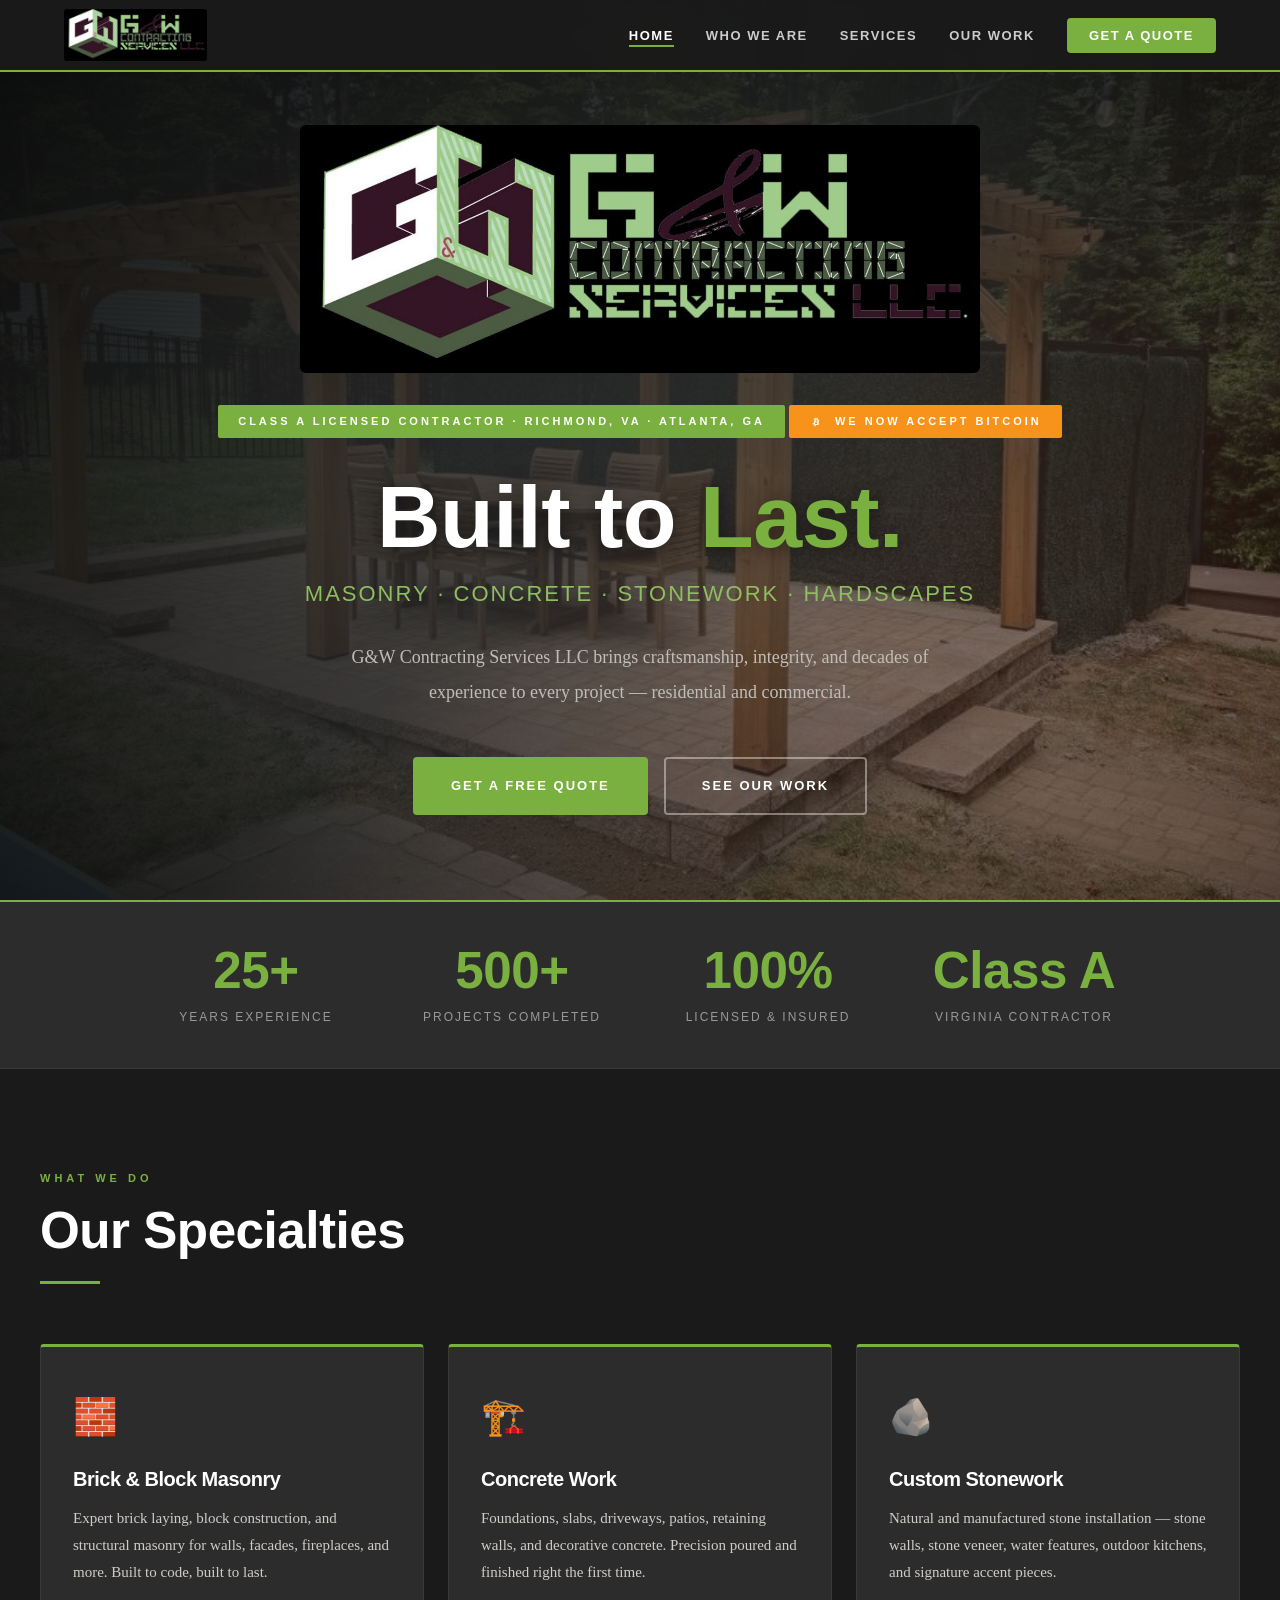
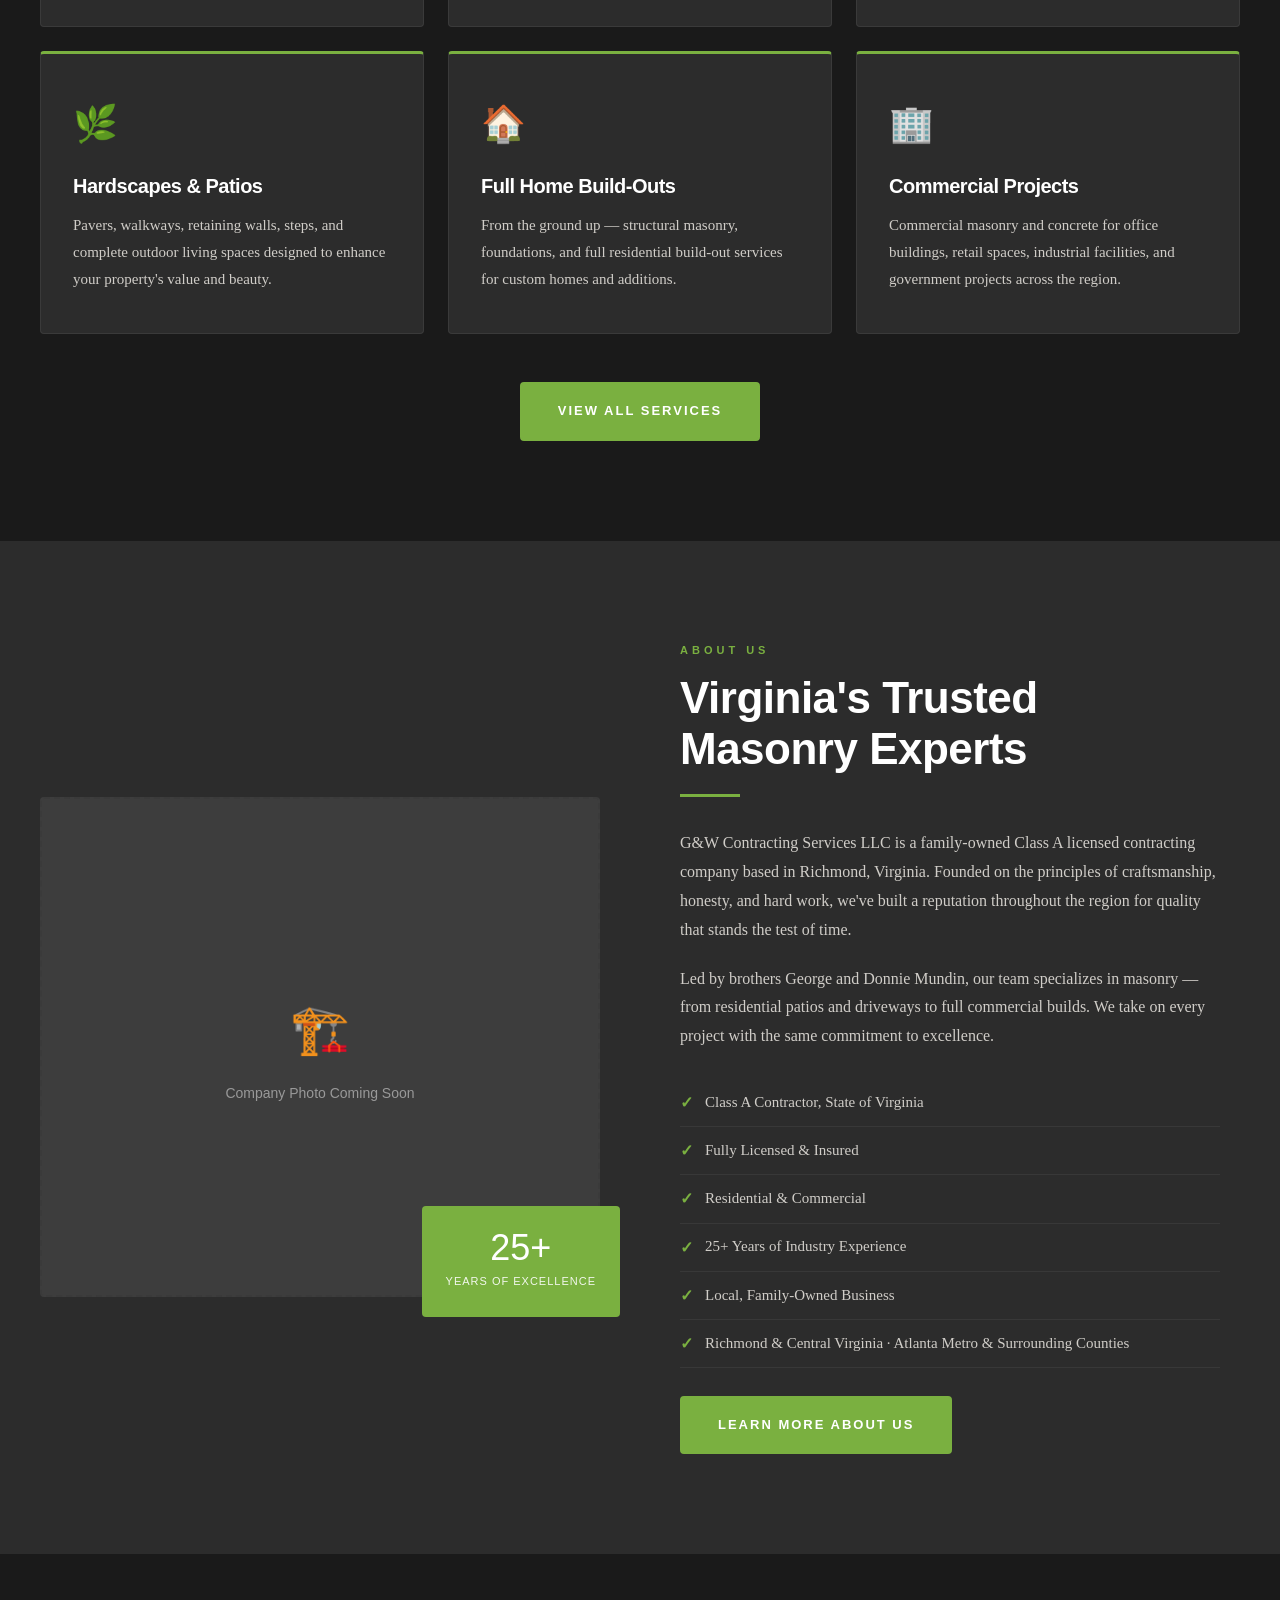
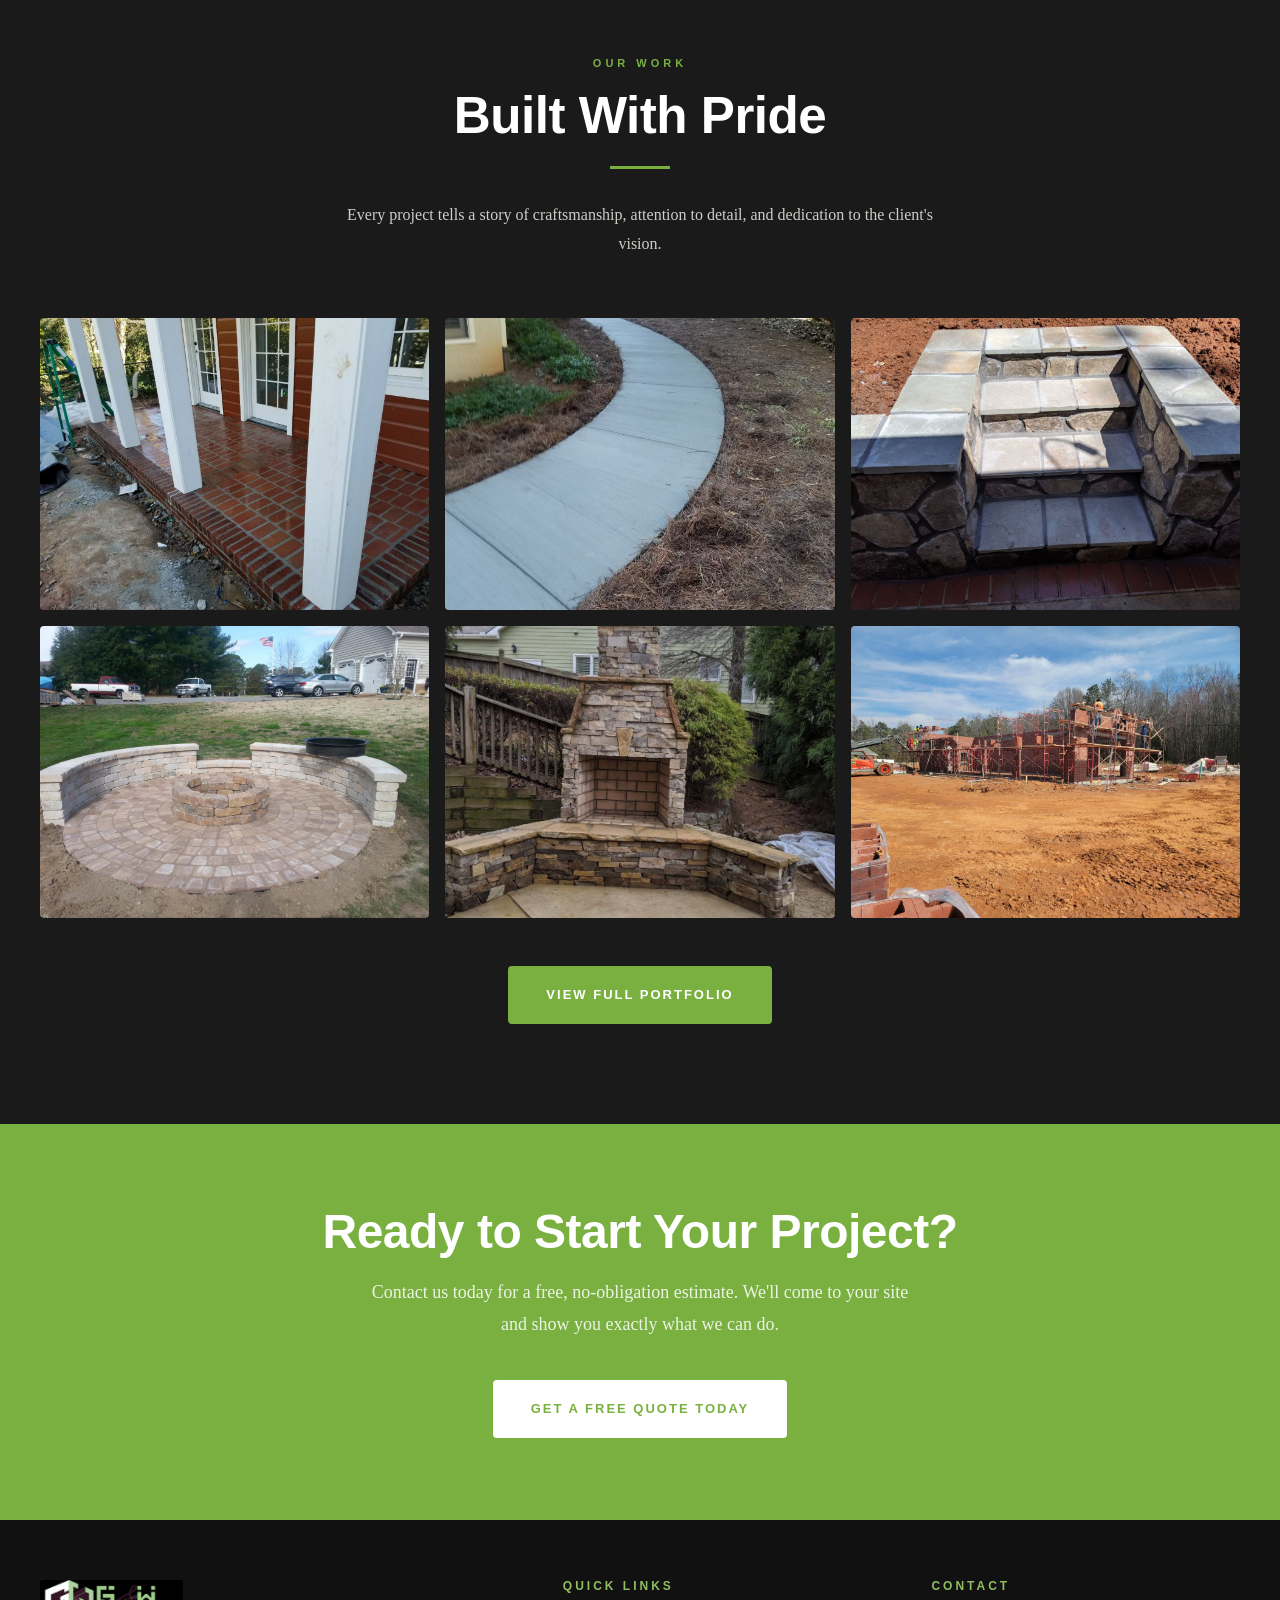
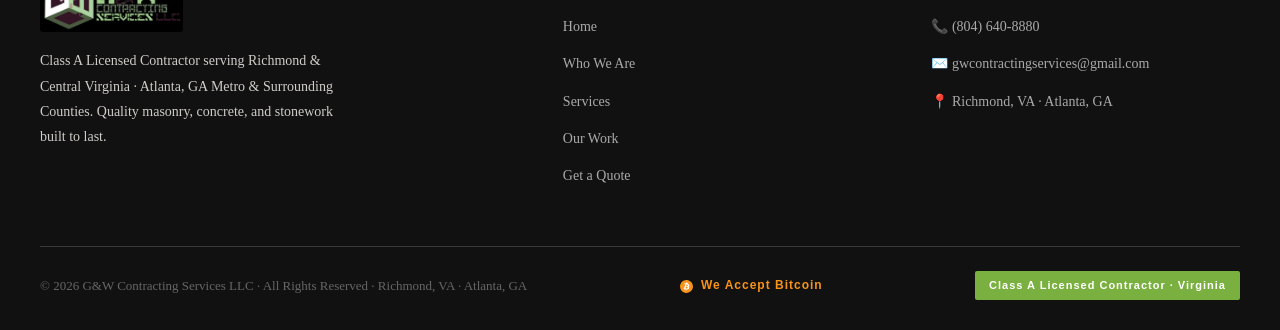
<file: index.html>
<!DOCTYPE html>
<html lang="en">
<head>
  <meta charset="UTF-8">
  <meta name="viewport" content="width=device-width, initial-scale=1.0">
  <meta name="description" content="G&W Contracting Services LLC — Class A Licensed Contractor serving Richmond, VA and Atlanta, GA. Specializing in masonry, concrete, brick, block, custom stonework, hardscapes, and full home build-outs.">
  <title>G&W Contracting Services LLC | Richmond, VA &amp; Atlanta, GA | Class A Contractor</title>
  <link rel="stylesheet" href="style.css">
</head>
<body>

<!-- NAVIGATION -->
<nav>
  <div class="nav-inner">
    <a href="index.html" class="nav-logo">
      <img src="images/gw-logo.jpg" alt="G&W Contracting Services LLC" style="height: 52px; width: auto; border-radius: 3px;">
    </a>
    <ul class="nav-links">
      <li><a href="index.html" class="active">Home</a></li>
      <li><a href="about.html">Who We Are</a></li>
      <li><a href="services.html">Services</a></li>
      <li><a href="work.html">Our Work</a></li>
      <li><a href="contact.html" class="nav-cta">Get a Quote</a></li>
    </ul>
    <div class="hamburger" onclick="toggleMobileNav()">
      <span></span><span></span><span></span>
    </div>
  </div>
</nav>

<!-- MOBILE NAV -->
<div class="mobile-nav" id="mobileNav">
  <a href="index.html">Home</a>
  <a href="about.html">Who We Are</a>
  <a href="services.html">Services</a>
  <a href="work.html">Our Work</a>
  <a href="contact.html">Get a Quote</a>
</div>

<!-- HERO -->
<section class="hero">
  <div class="hero-content">
    <div class="hero-logo-hero">
      <img src="images/gw-logo.jpg" alt="G&W Contracting Services LLC">
    </div>
    <div class="hero-badge">Class A Licensed Contractor · Richmond, VA · Atlanta, GA</div>
    <div class="hero-badge bitcoin-badge"><img src="images/bitcoin-logo.svg" alt="Bitcoin" class="btc-icon"> We Now Accept Bitcoin</div>
    <h1>Built to <span>Last.</span></h1>
    <div class="hero-tagline">Masonry · Concrete · Stonework · Hardscapes</div>
    <p class="hero-desc">
      G&W Contracting Services LLC brings craftsmanship, integrity, and decades of experience to every project — residential and commercial.
    </p>
    <div class="hero-btns">
      <a href="contact.html" class="btn btn-primary">Get a Free Quote</a>
      <a href="work.html" class="btn btn-outline">See Our Work</a>
    </div>
  </div>
</section>

<!-- STATS BAR -->
<div class="stats-bar">
  <div class="stats-grid">
    <div class="stat-item">
      <h3>25+</h3>
      <p>Years Experience</p>
    </div>
    <div class="stat-item">
      <h3>500+</h3>
      <p>Projects Completed</p>
    </div>
    <div class="stat-item">
      <h3>100%</h3>
      <p>Licensed & Insured</p>
    </div>
    <div class="stat-item">
      <h3>Class A</h3>
      <p>Virginia Contractor</p>
    </div>
  </div>
</div>

<!-- SERVICES PREVIEW -->
<section class="section services-section">
  <div class="section-inner">
    <div class="section-label">What We Do</div>
    <h2 class="section-title">Our Specialties</h2>
    <div class="section-divider"></div>

    <div class="services-grid">
      <div class="service-card">
        <div class="service-icon">🧱</div>
        <h3>Brick & Block Masonry</h3>
        <p>Expert brick laying, block construction, and structural masonry for walls, facades, fireplaces, and more. Built to code, built to last.</p>
      </div>
      <div class="service-card">
        <div class="service-icon">🏗️</div>
        <h3>Concrete Work</h3>
        <p>Foundations, slabs, driveways, patios, retaining walls, and decorative concrete. Precision poured and finished right the first time.</p>
      </div>
      <div class="service-card">
        <div class="service-icon">🪨</div>
        <h3>Custom Stonework</h3>
        <p>Natural and manufactured stone installation — stone walls, stone veneer, water features, outdoor kitchens, and signature accent pieces.</p>
      </div>
      <div class="service-card">
        <div class="service-icon">🌿</div>
        <h3>Hardscapes & Patios</h3>
        <p>Pavers, walkways, retaining walls, steps, and complete outdoor living spaces designed to enhance your property's value and beauty.</p>
      </div>
      <div class="service-card">
        <div class="service-icon">🏠</div>
        <h3>Full Home Build-Outs</h3>
        <p>From the ground up — structural masonry, foundations, and full residential build-out services for custom homes and additions.</p>
      </div>
      <div class="service-card">
        <div class="service-icon">🏢</div>
        <h3>Commercial Projects</h3>
        <p>Commercial masonry and concrete for office buildings, retail spaces, industrial facilities, and government projects across the region.</p>
      </div>
    </div>

    <div style="text-align:center; margin-top:48px;">
      <a href="services.html" class="btn btn-primary">View All Services</a>
    </div>
  </div>
</section>

<!-- ABOUT PREVIEW -->
<section class="section about-section">
  <div class="section-inner">
    <div class="about-grid">
      <div class="about-img-wrap">
        <div class="about-img-placeholder">
          <span style="font-size:48px;">🏗️</span>
          <span>Company Photo Coming Soon</span>
        </div>
        <div class="about-img-badge">
          <span class="num">25+</span>
          <span class="label">Years of Excellence</span>
        </div>
      </div>
      <div class="about-content">
        <div class="section-label">About Us</div>
        <h2 class="section-title">Virginia's Trusted Masonry Experts</h2>
        <div class="section-divider"></div>
        <p>
          G&W Contracting Services LLC is a family-owned Class A licensed contracting company based in Richmond, Virginia. Founded on the principles of craftsmanship, honesty, and hard work, we've built a reputation throughout the region for quality that stands the test of time.
        </p>
        <p>
          Led by brothers George and Donnie Mundin, our team specializes in masonry — from residential patios and driveways to full commercial builds. We take on every project with the same commitment to excellence.
        </p>
        <ul class="about-features">
          <li>Class A Contractor, State of Virginia</li>
          <li>Fully Licensed & Insured</li>
          <li>Residential & Commercial</li>
          <li>25+ Years of Industry Experience</li>
          <li>Local, Family-Owned Business</li>
          <li>Richmond & Central Virginia · Atlanta Metro & Surrounding Counties</li>
        </ul>
        <a href="about.html" class="btn btn-primary">Learn More About Us</a>
      </div>
    </div>
  </div>
</section>

<!-- GALLERY PREVIEW -->
<section class="section gallery-section">
  <div class="section-inner">
    <div class="gallery-intro">
      <div class="section-label">Our Work</div>
      <h2 class="section-title">Built With Pride</h2>
      <div class="section-divider center"></div>
      <p>Every project tells a story of craftsmanship, attention to detail, and dedication to the client's vision.</p>
    </div>

    <div class="gallery-grid">
      <!-- Photo placeholders - will be replaced with real photos -->
      <div class="gallery-item">
        <img src="images/brick-porch.jpg" alt="Brick Work" style="width:100%;height:100%;object-fit:cover;">
      </div>
      <div class="gallery-item">
        <img src="images/concrete-walkway.jpg" alt="Concrete" style="width:100%;height:100%;object-fit:cover;">
      </div>
      <div class="gallery-item">
        <img src="images/stone-steps.jpg" alt="Stonework" style="width:100%;height:100%;object-fit:cover;">
      </div>
      <div class="gallery-item">
        <img src="images/hardscape-firepit.jpg" alt="Hardscape" style="width:100%;height:100%;object-fit:cover;">
      </div>
      <div class="gallery-item">
        <img src="images/stone-fireplace.jpg" alt="Home Build" style="width:100%;height:100%;object-fit:cover;">
      </div>
      <div class="gallery-item">
        <img src="images/project-6.jpg" alt="Commercial" style="width:100%;height:100%;object-fit:cover;">
      </div>
    </div>

    <div style="text-align:center; margin-top:48px;">
      <a href="work.html" class="btn btn-primary">View Full Portfolio</a>
    </div>
  </div>
</section>

<!-- CTA SECTION -->
<div class="cta-section">
  <h2>Ready to Start Your Project?</h2>
  <p>Contact us today for a free, no-obligation estimate. We'll come to your site and show you exactly what we can do.</p>
  <a href="contact.html" class="btn btn-white">Get a Free Quote Today</a>
</div>

<!-- FOOTER -->
<footer>
  <div class="footer-inner">
    <div class="footer-top">
      <div class="footer-brand">
        <div class="nav-logo">
          <img src="images/gw-logo.jpg" alt="G&W Contracting Services LLC" style="height: 52px; width: auto; border-radius: 3px;">
        </div>
        <p>Class A Licensed Contractor serving Richmond & Central Virginia · Atlanta, GA Metro & Surrounding Counties. Quality masonry, concrete, and stonework built to last.</p>
      </div>
      <div class="footer-col">
        <h4>Quick Links</h4>
        <ul>
          <li><a href="index.html">Home</a></li>
          <li><a href="about.html">Who We Are</a></li>
          <li><a href="services.html">Services</a></li>
          <li><a href="work.html">Our Work</a></li>
          <li><a href="contact.html">Get a Quote</a></li>
        </ul>
      </div>
      <div class="footer-col">
        <h4>Contact</h4>
        <ul>
          <li><a href="tel:8046408880">📞 (804) 640-8880</a></li>
          <li><a href="mailto:gwcontractingservices@gmail.com">✉️ gwcontractingservices@gmail.com</a></li>
          <li><a href="contact.html">📍 Richmond, VA · Atlanta, GA</a></li>
        </ul>
      </div>
    </div>
    <div class="footer-bottom">
      <p>© 2026 G&W Contracting Services LLC · All Rights Reserved · Richmond, VA · Atlanta, GA</p>
      <span class="footer-btc"><img src="images/bitcoin-logo.svg" alt="Bitcoin" class="btc-icon-sm"> We Accept Bitcoin</span>
      <span class="footer-license">Class A Licensed Contractor · Virginia</span>
    </div>
  </div>
</footer>

<script src="script.js"></script>
</body>
</html>
</file>
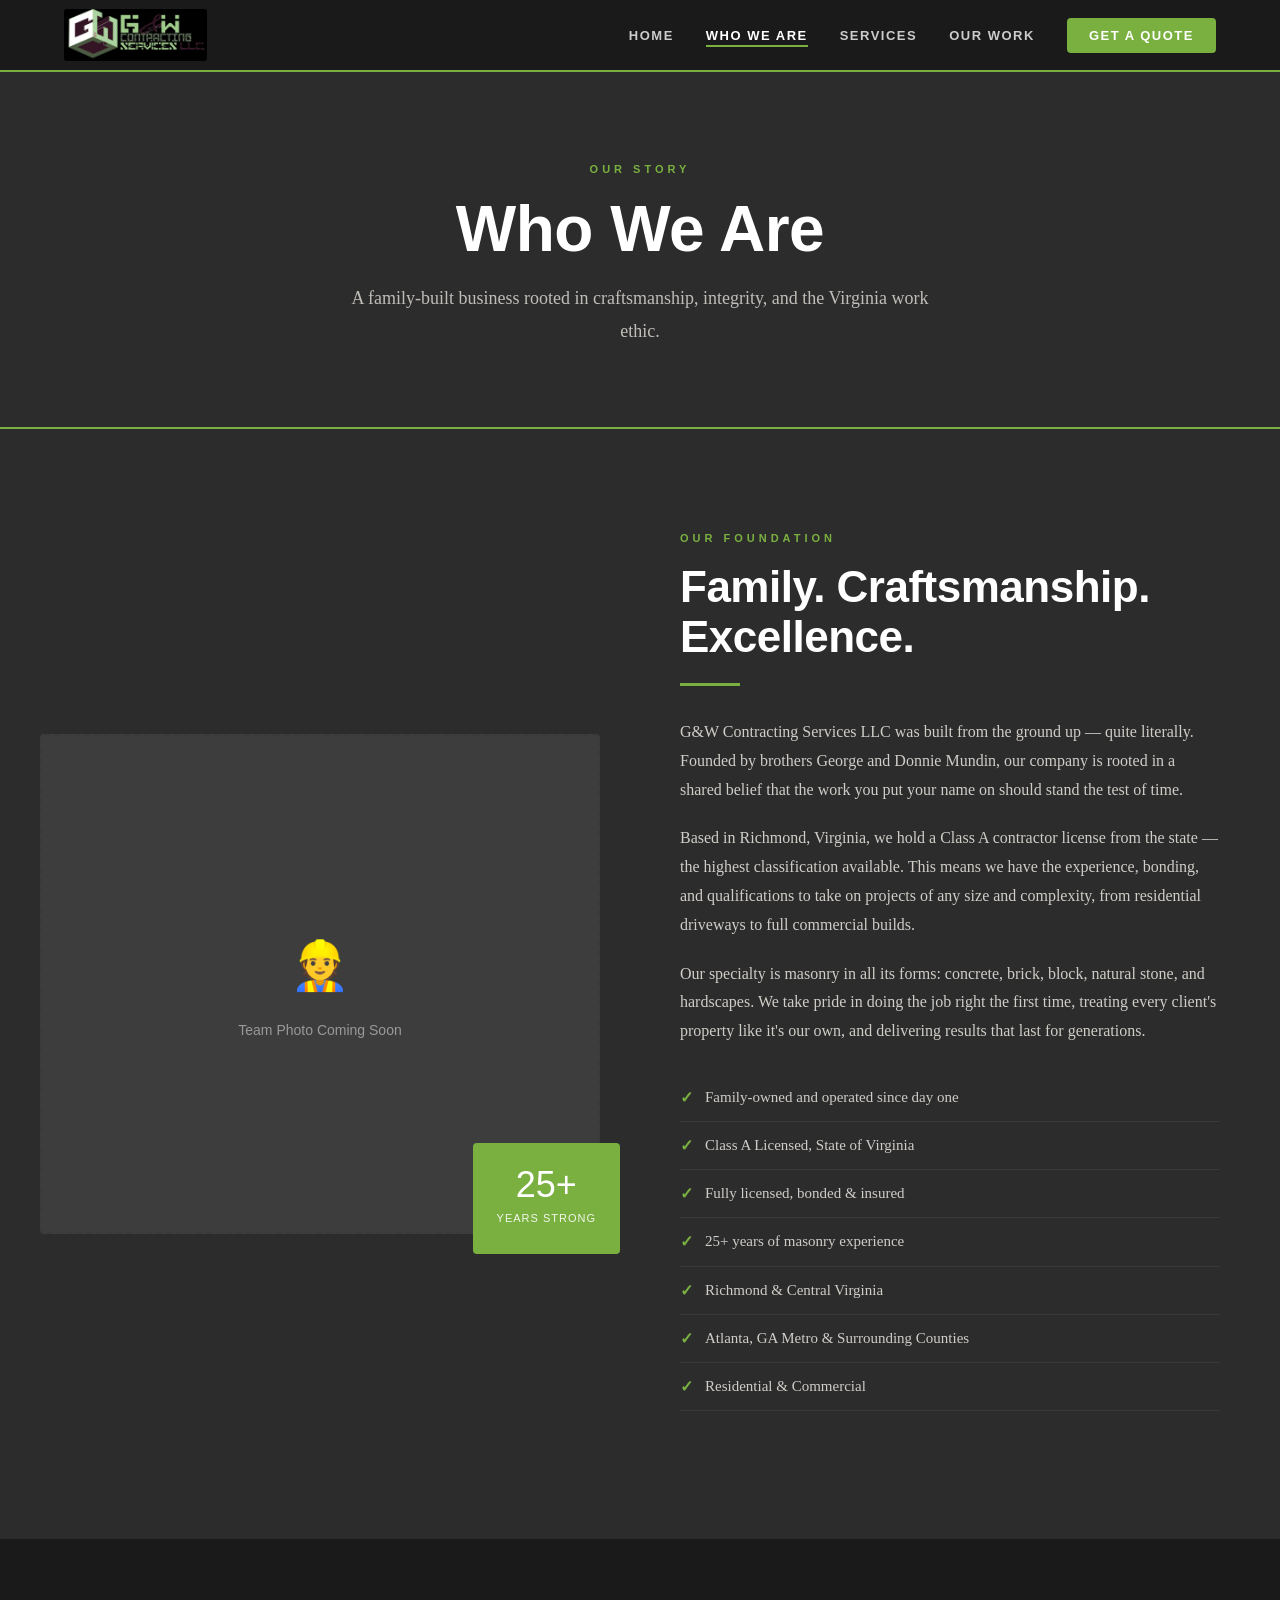
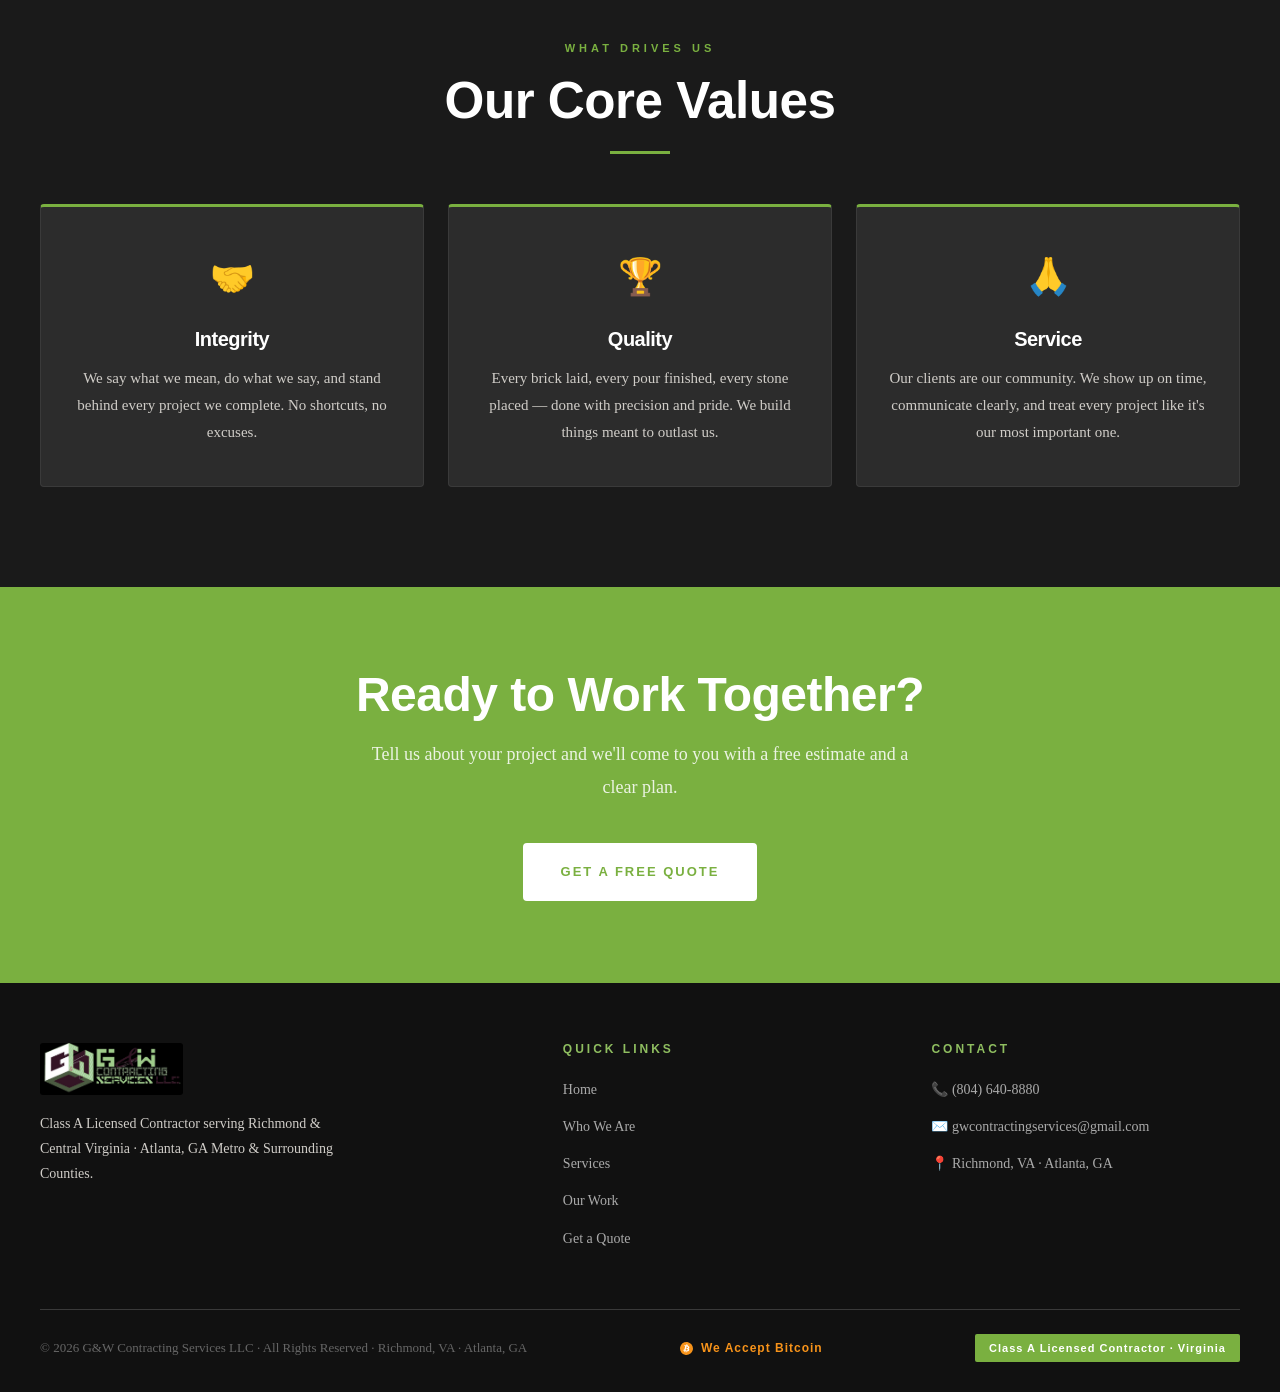
<file: about.html>
<!DOCTYPE html>
<html lang="en">
<head>
  <meta charset="UTF-8">
  <meta name="viewport" content="width=device-width, initial-scale=1.0">
  <meta name="description" content="Learn about G&W Contracting Services LLC — a family-owned Class A masonry contractor based in Richmond, Virginia.">
  <title>Who We Are | G&W Contracting Services LLC</title>
  <link rel="stylesheet" href="style.css">
</head>
<body>

<nav>
  <div class="nav-inner">
    <a href="index.html" class="nav-logo">
      <img src="images/gw-logo.jpg" alt="G&W Contracting Services LLC" style="height: 52px; width: auto; border-radius: 3px;">
    </a>
    <ul class="nav-links">
      <li><a href="index.html">Home</a></li>
      <li><a href="about.html" class="active">Who We Are</a></li>
      <li><a href="services.html">Services</a></li>
      <li><a href="work.html">Our Work</a></li>
      <li><a href="contact.html" class="nav-cta">Get a Quote</a></li>
    </ul>
    <div class="hamburger" onclick="toggleMobileNav()">
      <span></span><span></span><span></span>
    </div>
  </div>
</nav>
<div class="mobile-nav" id="mobileNav">
  <a href="index.html">Home</a>
  <a href="about.html">Who We Are</a>
  <a href="services.html">Services</a>
  <a href="work.html">Our Work</a>
  <a href="contact.html">Get a Quote</a>
</div>

<!-- PAGE HERO -->
<section style="padding: 160px 24px 80px; background: var(--charcoal); text-align:center; border-bottom: 2px solid var(--accent);">
  <div class="section-label">Our Story</div>
  <h1 style="font-size: clamp(36px, 5vw, 64px); color: var(--white); margin-bottom: 16px;">Who We Are</h1>
  <p style="max-width:600px; margin:0 auto; font-size:18px; color:#c0bdb8;">A family-built business rooted in craftsmanship, integrity, and the Virginia work ethic.</p>
</section>

<!-- STORY -->
<section class="section about-section">
  <div class="section-inner">
    <div class="about-grid">
      <div class="about-img-wrap">
        <div class="about-img-placeholder">
          <span style="font-size:48px;">👷</span>
          <span>Team Photo Coming Soon</span>
        </div>
        <div class="about-img-badge">
          <span class="num">25+</span>
          <span class="label">Years Strong</span>
        </div>
      </div>
      <div class="about-content">
        <div class="section-label">Our Foundation</div>
        <h2 class="section-title">Family. Craftsmanship. Excellence.</h2>
        <div class="section-divider"></div>
        <p>
          G&W Contracting Services LLC was built from the ground up — quite literally. Founded by brothers George and Donnie Mundin, our company is rooted in a shared belief that the work you put your name on should stand the test of time.
        </p>
        <p>
          Based in Richmond, Virginia, we hold a Class A contractor license from the state — the highest classification available. This means we have the experience, bonding, and qualifications to take on projects of any size and complexity, from residential driveways to full commercial builds.
        </p>
        <p>
          Our specialty is masonry in all its forms: concrete, brick, block, natural stone, and hardscapes. We take pride in doing the job right the first time, treating every client's property like it's our own, and delivering results that last for generations.
        </p>
        <ul class="about-features">
          <li>Family-owned and operated since day one</li>
          <li>Class A Licensed, State of Virginia</li>
          <li>Fully licensed, bonded & insured</li>
          <li>25+ years of masonry experience</li>
          <li>Richmond & Central Virginia</li>
          <li>Atlanta, GA Metro & Surrounding Counties</li>
          <li>Residential & Commercial</li>
        </ul>
      </div>
    </div>
  </div>
</section>

<!-- VALUES -->
<section class="section" style="background: var(--dark);">
  <div class="section-inner" style="text-align:center;">
    <div class="section-label">What Drives Us</div>
    <h2 class="section-title">Our Core Values</h2>
    <div class="section-divider center"></div>
    <div class="services-grid" style="margin-top:50px;">
      <div class="service-card">
        <div class="service-icon">🤝</div>
        <h3>Integrity</h3>
        <p>We say what we mean, do what we say, and stand behind every project we complete. No shortcuts, no excuses.</p>
      </div>
      <div class="service-card">
        <div class="service-icon">🏆</div>
        <h3>Quality</h3>
        <p>Every brick laid, every pour finished, every stone placed — done with precision and pride. We build things meant to outlast us.</p>
      </div>
      <div class="service-card">
        <div class="service-icon">🙏</div>
        <h3>Service</h3>
        <p>Our clients are our community. We show up on time, communicate clearly, and treat every project like it's our most important one.</p>
      </div>
    </div>
  </div>
</section>

<!-- CTA -->
<div class="cta-section">
  <h2>Ready to Work Together?</h2>
  <p>Tell us about your project and we'll come to you with a free estimate and a clear plan.</p>
  <a href="contact.html" class="btn btn-white">Get a Free Quote</a>
</div>

<!-- FOOTER -->
<footer>
  <div class="footer-inner">
    <div class="footer-top">
      <div class="footer-brand">
        <div class="nav-logo">
          <img src="images/gw-logo.jpg" alt="G&W Contracting Services LLC" style="height: 52px; width: auto; border-radius: 3px;">
        </div>
        <p>Class A Licensed Contractor serving Richmond & Central Virginia · Atlanta, GA Metro & Surrounding Counties.</p>
      </div>
      <div class="footer-col">
        <h4>Quick Links</h4>
        <ul>
          <li><a href="index.html">Home</a></li>
          <li><a href="about.html">Who We Are</a></li>
          <li><a href="services.html">Services</a></li>
          <li><a href="work.html">Our Work</a></li>
          <li><a href="contact.html">Get a Quote</a></li>
        </ul>
      </div>
      <div class="footer-col">
        <h4>Contact</h4>
        <ul>
          <li><a href="tel:8046408880">📞 (804) 640-8880</a></li>
          <li><a href="mailto:gwcontractingservices@gmail.com">✉️ gwcontractingservices@gmail.com</a></li>
          <li><a href="contact.html">📍 Richmond, VA · Atlanta, GA</a></li>
        </ul>
      </div>
    </div>
    <div class="footer-bottom">
      <p>© 2026 G&W Contracting Services LLC · All Rights Reserved · Richmond, VA · Atlanta, GA</p>
      <span class="footer-btc"><img src="images/bitcoin-logo.svg" alt="Bitcoin" class="btc-icon-sm"> We Accept Bitcoin</span>
      <span class="footer-license">Class A Licensed Contractor · Virginia</span>
    </div>
  </div>
</footer>

<script src="script.js"></script>
</body>
</html>
</file>
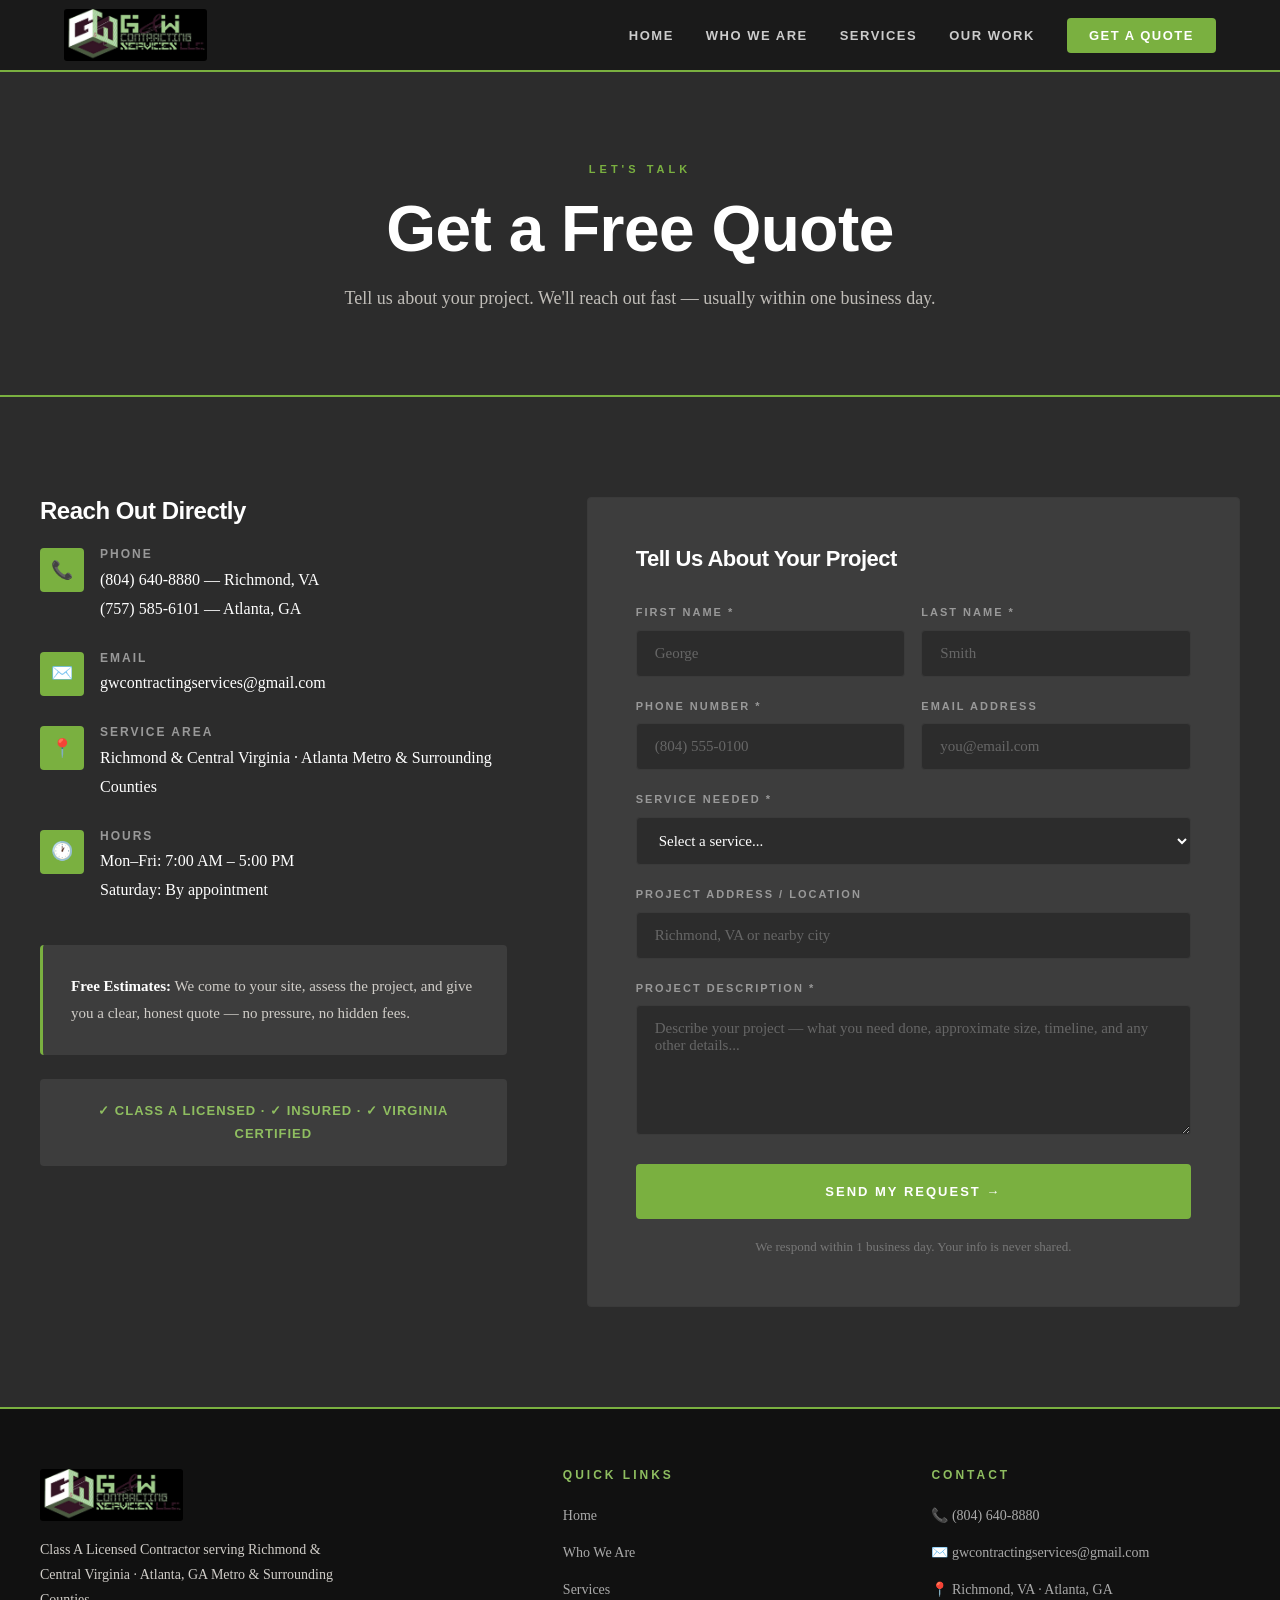
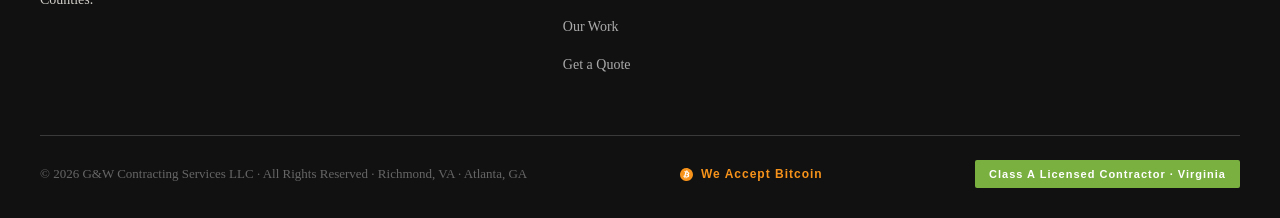
<file: contact.html>
<!DOCTYPE html>
<html lang="en">
<head>
  <meta charset="UTF-8">
  <meta name="viewport" content="width=device-width, initial-scale=1.0">
  <meta name="description" content="Contact G&W Contracting Services LLC for a free quote on masonry, concrete, stonework, and hardscape projects in Richmond & Central Virginia and Atlanta Metro, GA.">
  <title>Get a Quote | G&W Contracting Services LLC</title>
  <link rel="stylesheet" href="style.css">
</head>
<body>

<nav>
  <div class="nav-inner">
    <a href="index.html" class="nav-logo">
      <img src="images/gw-logo.jpg" alt="G&W Contracting Services LLC" style="height: 52px; width: auto; border-radius: 3px;">
    </a>
    <ul class="nav-links">
      <li><a href="index.html">Home</a></li>
      <li><a href="about.html">Who We Are</a></li>
      <li><a href="services.html">Services</a></li>
      <li><a href="work.html">Our Work</a></li>
      <li><a href="contact.html" class="active nav-cta">Get a Quote</a></li>
    </ul>
    <div class="hamburger" onclick="toggleMobileNav()">
      <span></span><span></span><span></span>
    </div>
  </div>
</nav>
<div class="mobile-nav" id="mobileNav">
  <a href="index.html">Home</a>
  <a href="about.html">Who We Are</a>
  <a href="services.html">Services</a>
  <a href="work.html">Our Work</a>
  <a href="contact.html">Get a Quote</a>
</div>

<!-- PAGE HERO -->
<section style="padding: 160px 24px 80px; background: var(--charcoal); text-align:center; border-bottom: 2px solid var(--accent);">
  <div class="section-label">Let's Talk</div>
  <h1 style="font-size: clamp(36px, 5vw, 64px); color: var(--white); margin-bottom: 16px;">Get a Free Quote</h1>
  <p style="max-width:600px; margin:0 auto; font-size:18px; color:#c0bdb8;">Tell us about your project. We'll reach out fast — usually within one business day.</p>
</section>

<!-- CONTACT SECTION -->
<section class="section contact-section">
  <div class="section-inner">
    <div class="contact-grid">

      <!-- CONTACT INFO -->
      <div class="contact-info">
        <h3>Reach Out Directly</h3>

        <div class="contact-detail">
          <div class="contact-detail-icon">📞</div>
          <div class="contact-detail-text">
            <h4>Phone</h4>
            <p>
              <a href="tel:8046408880">(804) 640-8880</a> — Richmond, VA<br>
              <a href="tel:7575856101">(757) 585-6101</a> — Atlanta, GA
            </p>
          </div>
        </div>

        <div class="contact-detail">
          <div class="contact-detail-icon">✉️</div>
          <div class="contact-detail-text">
            <h4>Email</h4>
            <p><a href="mailto:gwcontractingservices@gmail.com">gwcontractingservices@gmail.com</a></p>
          </div>
        </div>

        <div class="contact-detail">
          <div class="contact-detail-icon">📍</div>
          <div class="contact-detail-text">
            <h4>Service Area</h4>
            <p>Richmond & Central Virginia · Atlanta Metro & Surrounding Counties</p>
          </div>
        </div>

        <div class="contact-detail">
          <div class="contact-detail-icon">🕐</div>
          <div class="contact-detail-text">
            <h4>Hours</h4>
            <p>Mon–Fri: 7:00 AM – 5:00 PM<br>Saturday: By appointment</p>
          </div>
        </div>

        <div style="margin-top: 40px; padding: 28px; background: var(--stone); border-radius: 4px; border-left: 3px solid var(--accent);">
          <p style="font-size: 15px; color: #d0cdc8; margin:0;">
            <strong style="color: var(--white);">Free Estimates:</strong> We come to your site, assess the project, and give you a clear, honest quote — no pressure, no hidden fees.
          </p>
        </div>

        <div style="margin-top: 24px; padding: 20px; background: var(--stone); border-radius: 4px;">
          <p style="font-size: 13px; text-align:center; margin:0;">
            <span style="color: var(--gold); font-weight: bold; font-family: 'Arial', sans-serif; letter-spacing: 1px; text-transform: uppercase;">✓ Class A Licensed · ✓ Insured · ✓ Virginia Certified</span>
          </p>
        </div>
      </div>

      <!-- CONTACT FORM -->
      <div class="contact-form">
        <h3>Tell Us About Your Project</h3>
        <form id="contactForm" onsubmit="handleSubmit(event)">
          <div class="form-row">
            <div class="form-group">
              <label for="firstName">First Name *</label>
              <input type="text" id="firstName" name="firstName" placeholder="George" required>
            </div>
            <div class="form-group">
              <label for="lastName">Last Name *</label>
              <input type="text" id="lastName" name="lastName" placeholder="Smith" required>
            </div>
          </div>

          <div class="form-row">
            <div class="form-group">
              <label for="phone">Phone Number *</label>
              <input type="tel" id="phone" name="phone" placeholder="(804) 555-0100" required>
            </div>
            <div class="form-group">
              <label for="email">Email Address</label>
              <input type="email" id="email" name="email" placeholder="you@email.com">
            </div>
          </div>

          <div class="form-group">
            <label for="service">Service Needed *</label>
            <select id="service" name="service" required>
              <option value="" disabled selected>Select a service...</option>
              <option value="brick-masonry">Brick & Block Masonry</option>
              <option value="concrete">Concrete Work</option>
              <option value="stonework">Custom Stonework</option>
              <option value="hardscape">Hardscapes & Patios</option>
              <option value="home-buildout">Full Home Build-Out</option>
              <option value="commercial">Commercial Project</option>
              <option value="other">Other / Not Sure</option>
            </select>
          </div>

          <div class="form-group">
            <label for="address">Project Address / Location</label>
            <input type="text" id="address" name="address" placeholder="Richmond, VA or nearby city">
          </div>

          <div class="form-group">
            <label for="message">Project Description *</label>
            <textarea id="message" name="message" placeholder="Describe your project — what you need done, approximate size, timeline, and any other details..." required></textarea>
          </div>

          <div class="form-submit">
            <button type="submit" class="btn btn-primary btn-full">Send My Request →</button>
          </div>

          <p style="text-align:center; margin-top:16px; font-size:13px; color:#777;">
            We respond within 1 business day. Your info is never shared.
          </p>
        </form>

        <div id="formSuccess" style="display:none; text-align:center; padding: 40px 20px;">
          <div style="font-size:48px; margin-bottom:16px;">✅</div>
          <h3 style="color: var(--white); margin-bottom:12px;">Message Received!</h3>
          <p>Thanks for reaching out. We'll be in touch within 1 business day to discuss your project.</p>
        </div>
      </div>
    </div>
  </div>
</section>

<footer>
  <div class="footer-inner">
    <div class="footer-top">
      <div class="footer-brand">
        <div class="nav-logo">
          <img src="images/gw-logo.jpg" alt="G&W Contracting Services LLC" style="height: 52px; width: auto; border-radius: 3px;">
        </div>
        <p>Class A Licensed Contractor serving Richmond & Central Virginia · Atlanta, GA Metro & Surrounding Counties.</p>
      </div>
      <div class="footer-col">
        <h4>Quick Links</h4>
        <ul>
          <li><a href="index.html">Home</a></li>
          <li><a href="about.html">Who We Are</a></li>
          <li><a href="services.html">Services</a></li>
          <li><a href="work.html">Our Work</a></li>
          <li><a href="contact.html">Get a Quote</a></li>
        </ul>
      </div>
      <div class="footer-col">
        <h4>Contact</h4>
        <ul>
          <li><a href="tel:8046408880">📞 (804) 640-8880</a></li>
          <li><a href="mailto:gwcontractingservices@gmail.com">✉️ gwcontractingservices@gmail.com</a></li>
          <li><a href="contact.html">📍 Richmond, VA · Atlanta, GA</a></li>
        </ul>
      </div>
    </div>
    <div class="footer-bottom">
      <p>© 2026 G&W Contracting Services LLC · All Rights Reserved · Richmond, VA · Atlanta, GA</p>
      <span class="footer-btc"><img src="images/bitcoin-logo.svg" alt="Bitcoin" class="btc-icon-sm"> We Accept Bitcoin</span>
      <span class="footer-license">Class A Licensed Contractor · Virginia</span>
    </div>
  </div>
</footer>

<script src="script.js"></script>
<script>
function handleSubmit(e) {
  e.preventDefault();
  // Form submission — will connect to backend/email service when deployed
  document.getElementById('contactForm').style.display = 'none';
  document.getElementById('formSuccess').style.display = 'block';
}
</script>
</body>
</html>
</file>
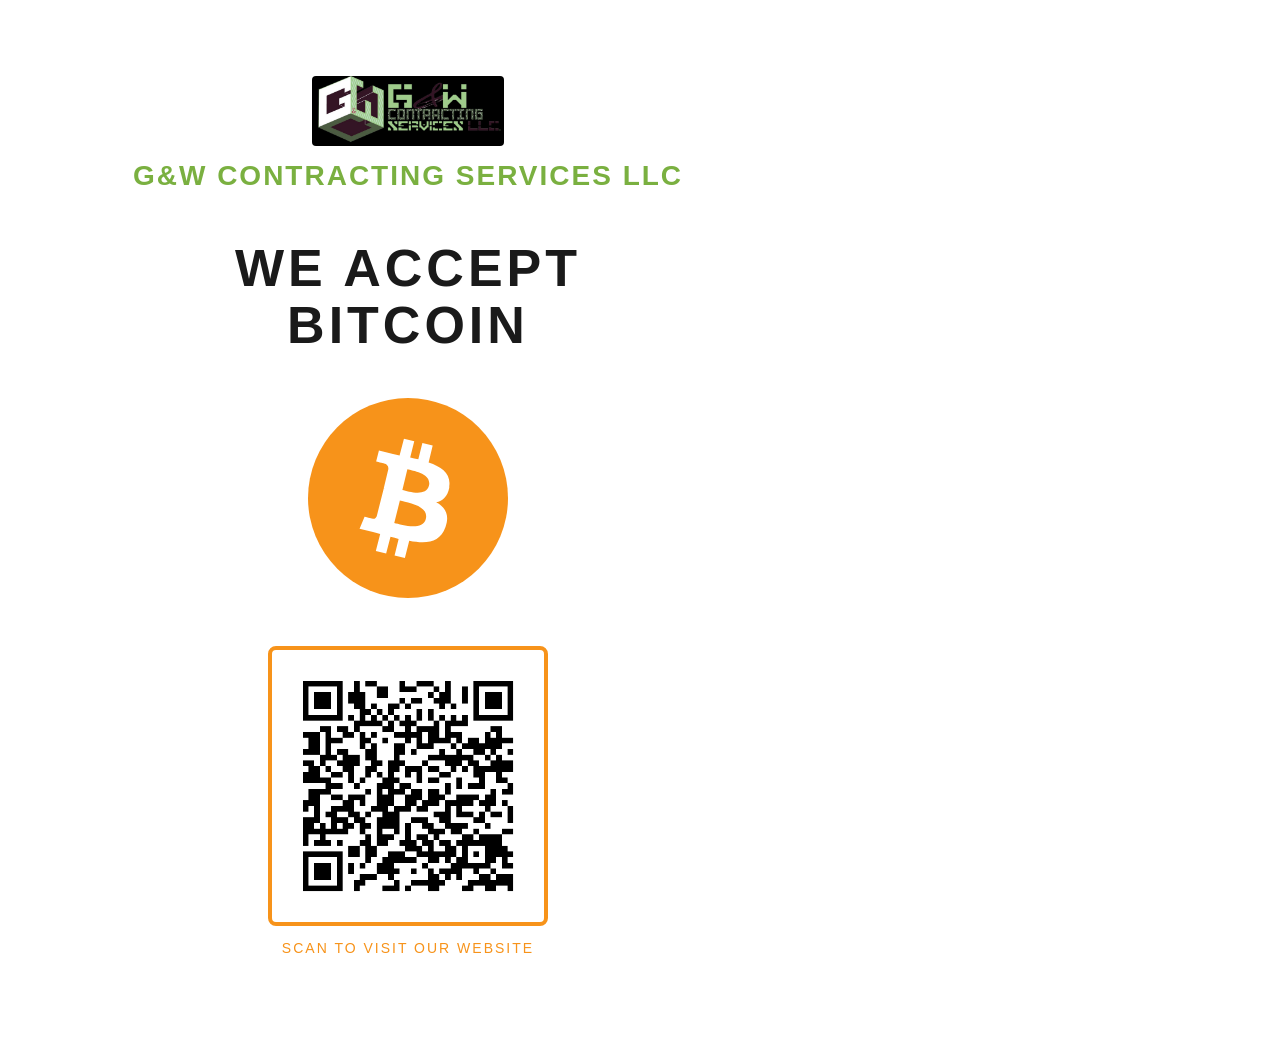
<file: flyer-bitcoin.html>
<!DOCTYPE html>
<html lang="en">
<head>
<meta charset="UTF-8">
<meta name="viewport" content="width=816, height=1056">
<title>G&W Contracting Services - We Accept Bitcoin</title>
<style>
  @page { size: letter portrait; margin: 0; }
  * { margin: 0; padding: 0; box-sizing: border-box; }
  body {
    width: 8.5in;
    height: 11in;
    background: #ffffff;
    font-family: 'Arial Black', 'Arial', sans-serif;
    display: flex;
    flex-direction: column;
    align-items: center;
    justify-content: center;
    color: #1a1a1a;
    overflow: hidden;
  }

  .logo-section {
    text-align: center;
    margin-bottom: 24px;
  }

  .logo-section img {
    height: 70px;
    width: auto;
    border-radius: 4px;
  }

  .company-name {
    font-size: 28px;
    font-weight: 900;
    letter-spacing: 2px;
    text-transform: uppercase;
    color: #7ab040;
    margin-top: 10px;
  }

  .headline {
    font-size: 52px;
    font-weight: 900;
    text-transform: uppercase;
    letter-spacing: 4px;
    color: #1a1a1a;
    margin: 24px 0;
    text-align: center;
    line-height: 1.1;
  }

  .bitcoin-icon {
    margin: 20px auto;
    text-align: center;
  }

  .bitcoin-icon svg {
    width: 200px;
    height: 200px;
  }

  .qr-section {
    margin: 24px auto;
    text-align: center;
  }

  .qr-section img {
    width: 280px;
    height: 280px;
    border: 4px solid #f7931a;
    border-radius: 8px;
    background: #fff;
    padding: 8px;
  }

  .scan-text {
    font-size: 14px;
    color: #f7931a;
    letter-spacing: 2px;
    text-transform: uppercase;
    margin-top: 10px;
  }

  .tagline {
    margin-top: 20px;
    font-size: 16px;
    color: #7ab040;
    letter-spacing: 2px;
    text-transform: uppercase;
  }

  .contact {
    margin-top: 10px;
    font-size: 13px;
    color: #7ab040;
    letter-spacing: 1px;
  }

  .divider {
    width: 300px;
    height: 2px;
    background: #7ab040;
    margin: 16px auto;
  }
</style>
</head>
<body>

<div class="logo-section">
  <img src="images/gw-logo.jpg" alt="G&W Contracting Services LLC">
  <div class="company-name">G&amp;W Contracting Services LLC</div>
</div>

<div class="headline">We Accept<br>Bitcoin</div>

<div class="bitcoin-icon">
  <svg viewBox="0 0 64 64" xmlns="http://www.w3.org/2000/svg">
    <circle cx="32" cy="32" r="32" fill="#F7931A"/>
    <path d="M45.2 28.2c.6-4-2.4-6.2-6.6-7.6l1.3-5.4-3.3-.8-1.3 5.2c-.9-.2-1.7-.4-2.6-.6l1.3-5.2-3.3-.8-1.4 5.4c-.7-.2-1.4-.3-2.1-.5l-4.5-1.1-.9 3.5s2.4.6 2.4.6c1.3.3 1.6 1.2 1.5 1.9l-1.5 6.2c.1 0 .2 0 .3.1h-.3l-2.2 8.7c-.2.4-.6 1.1-1.5.8 0 0-2.4-.6-2.4-.6l-1.6 3.8 4.3 1.1c.8.2 1.6.4 2.3.6l-1.4 5.5 3.3.8 1.4-5.4c.9.2 1.8.5 2.6.7l-1.3 5.3 3.3.8 1.4-5.5c5.6 1.1 9.8.6 11.6-4.4 1.4-4-.1-6.4-3-7.9 2.1-.5 3.7-1.9 4.2-4.7zm-7.5 10.5c-1 4-7.9 1.8-10.1 1.3l1.8-7.2c2.2.6 9.4 1.6 8.3 5.9zm1-10.6c-.9 3.6-6.6 1.8-8.5 1.3l1.6-6.6c1.9.5 7.9 1.4 6.9 5.3z" fill="white"/>
  </svg>
</div>

<div class="qr-section">
  <img src="images/qr-website.png" alt="Scan to visit our website">
  <div class="scan-text">Scan to Visit Our Website</div>
</div>



</body>
</html>
</file>
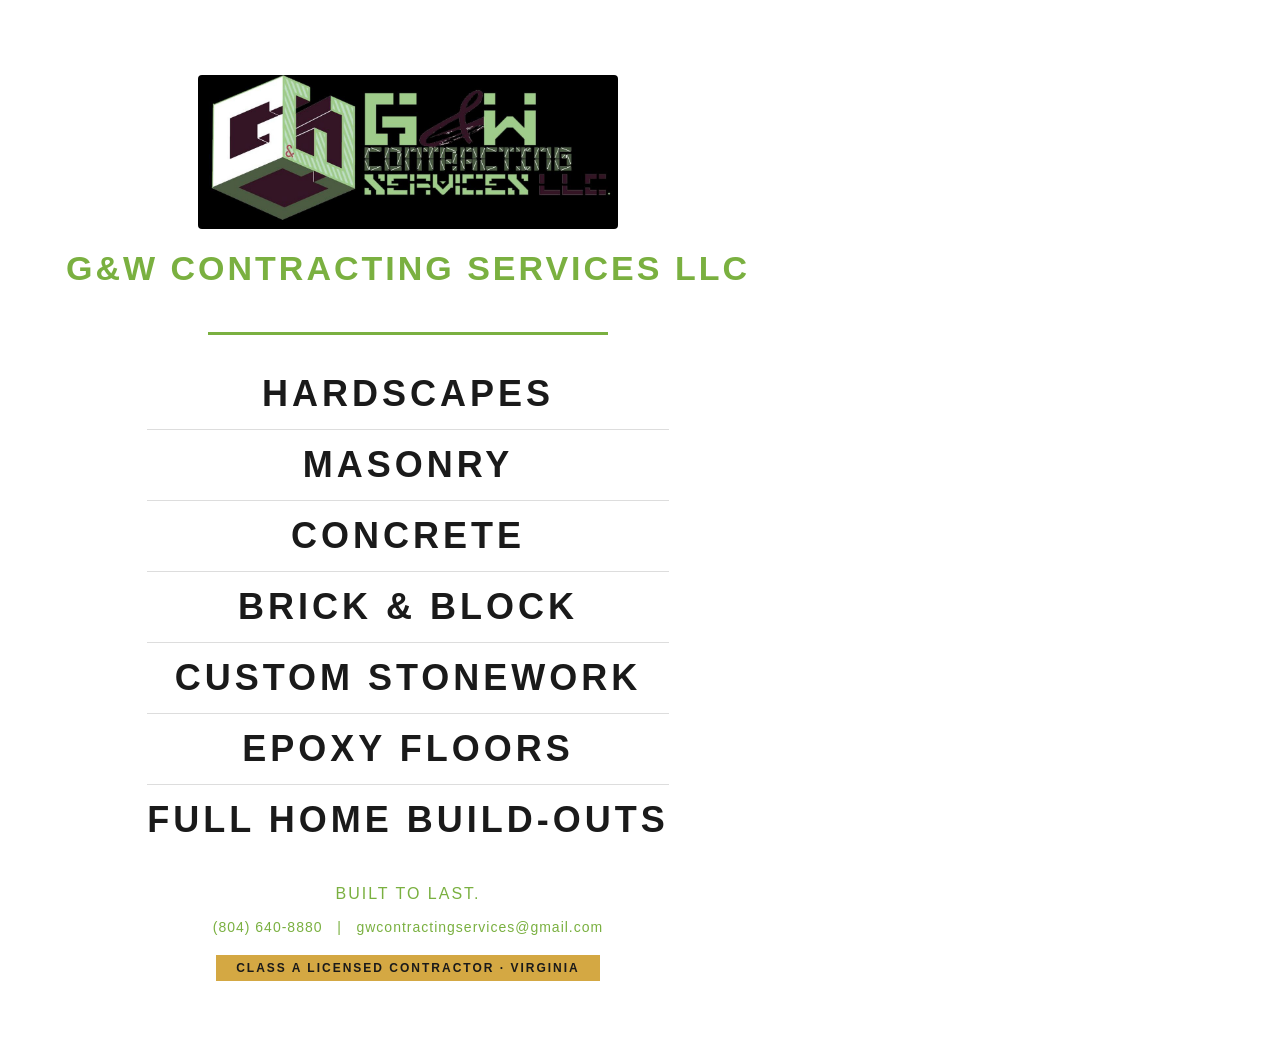
<file: flyer-services.html>
<!DOCTYPE html>
<html lang="en">
<head>
<meta charset="UTF-8">
<meta name="viewport" content="width=816, height=1056">
<title>G&W Contracting Services - Services</title>
<style>
  @page { size: letter portrait; margin: 0; }
  * { margin: 0; padding: 0; box-sizing: border-box; }
  body {
    width: 8.5in;
    height: 11in;
    background: #ffffff;
    font-family: 'Arial Black', 'Arial', sans-serif;
    display: flex;
    flex-direction: column;
    align-items: center;
    justify-content: center;
    color: #1a1a1a;
    overflow: hidden;
  }

  .logo-section {
    text-align: center;
    margin-bottom: 20px;
  }

  .logo-section img {
    width: 420px;
    height: auto;
    border-radius: 4px;
  }

  .company-name {
    font-size: 34px;
    font-weight: 900;
    letter-spacing: 3px;
    text-transform: uppercase;
    color: #7ab040;
    margin-top: 16px;
  }

  .divider {
    width: 400px;
    height: 3px;
    background: #7ab040;
    margin: 24px auto;
  }

  .services-list {
    list-style: none;
    text-align: center;
    padding: 0;
  }

  .services-list li {
    font-size: 36px;
    font-weight: 900;
    letter-spacing: 4px;
    text-transform: uppercase;
    color: #1a1a1a;
    padding: 14px 0;
    border-bottom: 1px solid #ddd;
  }

  .services-list li:last-child {
    border-bottom: none;
  }

  .tagline {
    margin-top: 30px;
    font-size: 16px;
    color: #7ab040;
    letter-spacing: 2px;
    text-transform: uppercase;
  }

  .contact {
    margin-top: 16px;
    font-size: 14px;
    color: #7ab040;
    letter-spacing: 1px;
  }

  .badge {
    margin-top: 20px;
    background: #d4a843;
    color: #1a1a1a;
    font-size: 12px;
    font-weight: 900;
    letter-spacing: 2px;
    padding: 6px 20px;
    text-transform: uppercase;
  }
</style>
</head>
<body>

<div class="logo-section">
  <img src="images/gw-logo.jpg" alt="G&W Contracting Services LLC">
  <div class="company-name">G&W Contracting Services LLC</div>
</div>

<div class="divider"></div>

<ul class="services-list">
  <li>Hardscapes</li>
  <li>Masonry</li>
  <li>Concrete</li>
  <li>Brick &amp; Block</li>
  <li>Custom Stonework</li>
  <li>Epoxy Floors</li>
  <li>Full Home Build-Outs</li>
</ul>

<div class="tagline">Built to Last.</div>
<div class="contact">(804) 640-8880 &nbsp; | &nbsp; gwcontractingservices@gmail.com</div>
<div class="badge">Class A Licensed Contractor &middot; Virginia</div>

</body>
</html>
</file>
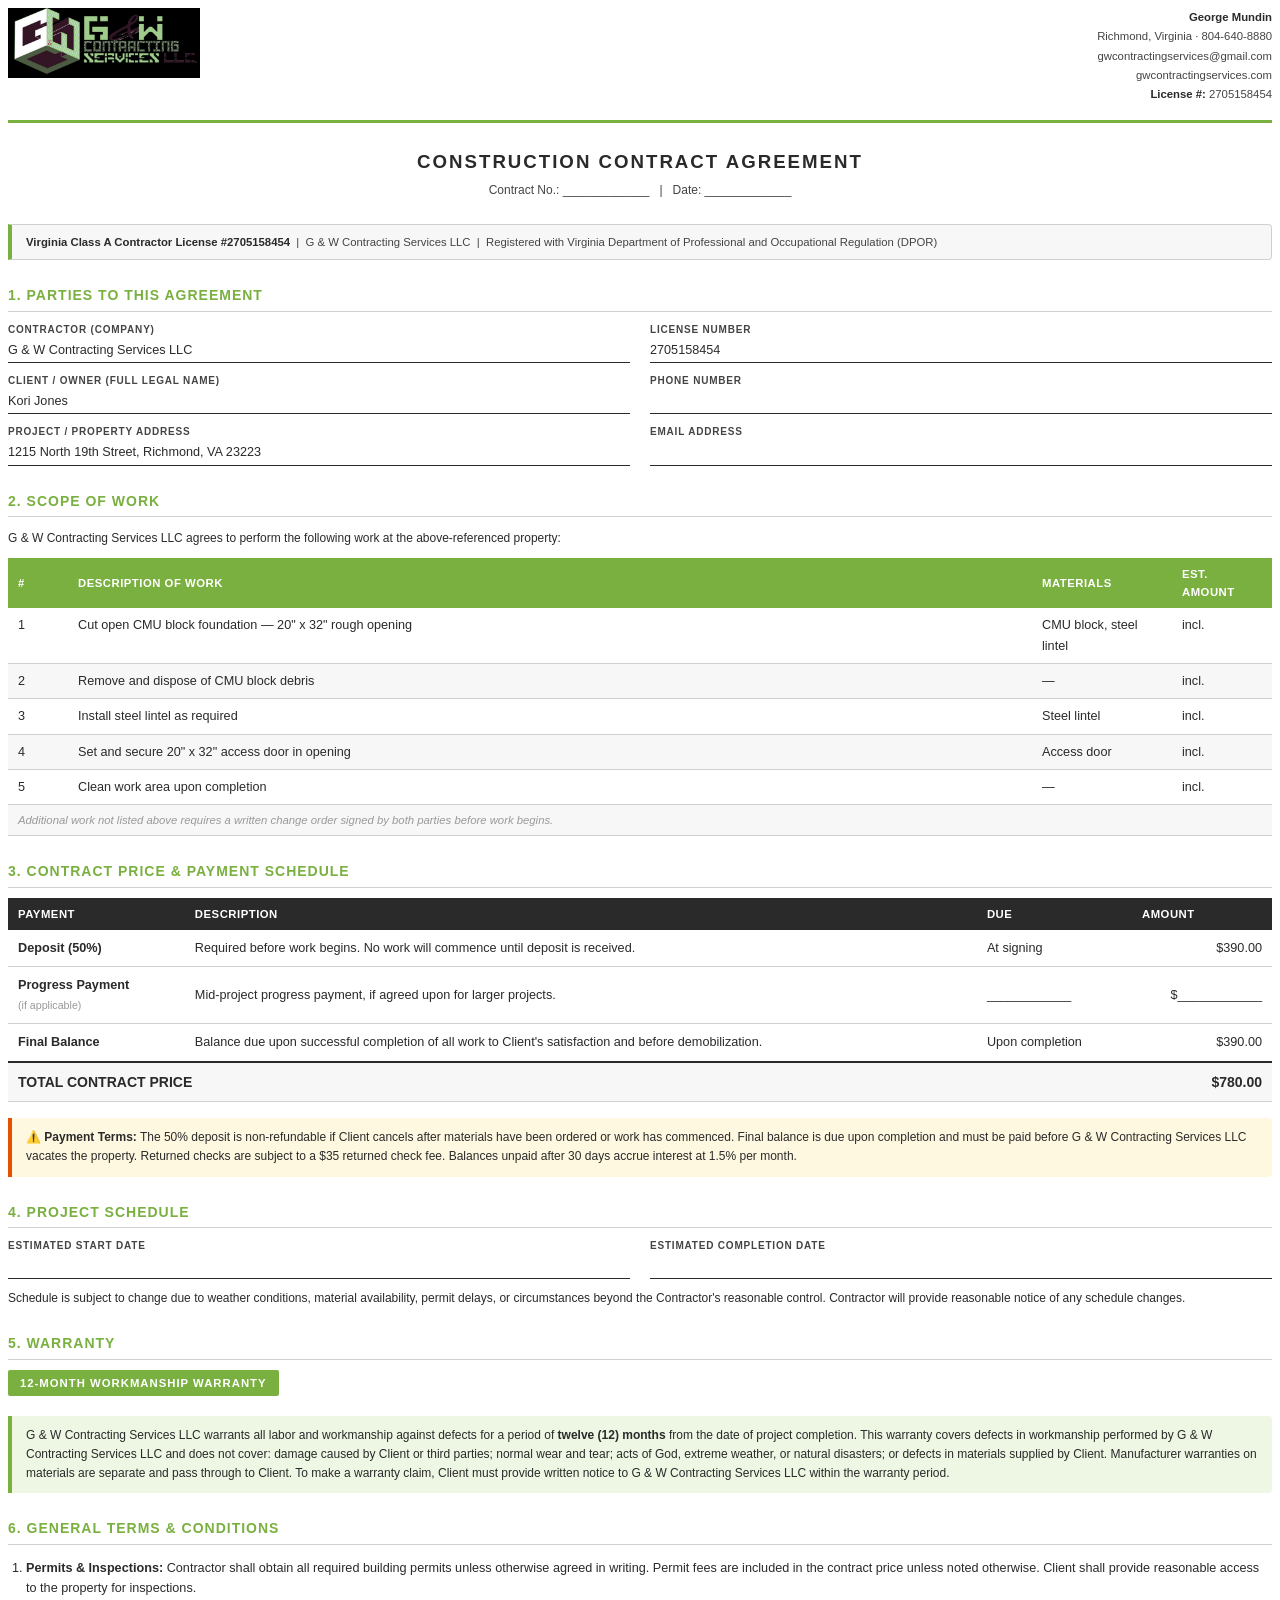
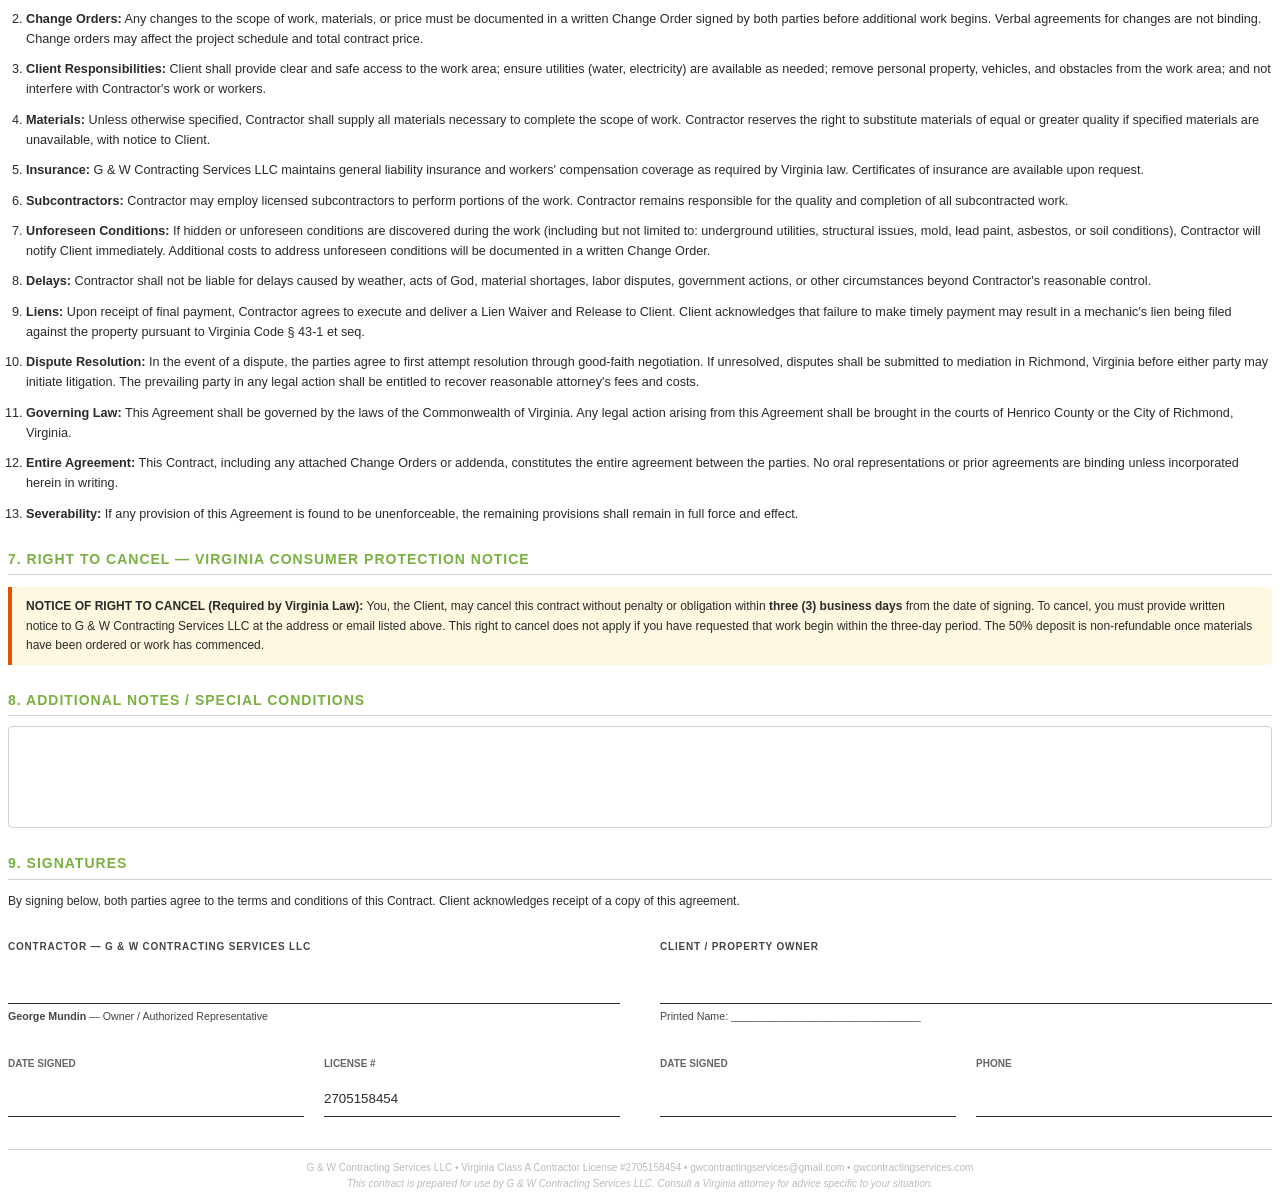
<file: GW-Contracting-Contract.html>
<!DOCTYPE html>
<html lang="en">
<head>
<meta charset="UTF-8">
<style>
@page { size: letter; margin: 0.75in 0.85in 0.75in 0.85in; }
:root {
  --green: #7ab040;
  --dark: #2a2a2a;
  --mid: #444;
  --light: #f7f7f7;
  --border: #d0d0d0;
  --gold: #C8952A;
}
body { font-family: 'Helvetica Neue', Helvetica, Arial, sans-serif; font-size: 10pt; line-height: 1.6; color: var(--dark); }

/* HEADER */
.contract-header { display: flex; justify-content: space-between; align-items: flex-start; border-bottom: 3px solid var(--green); padding-bottom: 16px; margin-bottom: 24px; }
.logo-block h1 { font-size: 22pt; font-weight: 900; color: var(--green); margin: 0; letter-spacing: -0.5px; }
.logo-block .tagline { font-size: 8.5pt; color: var(--mid); letter-spacing: 1px; text-transform: uppercase; margin-top: 2px; }
.contact-block { text-align: right; font-size: 8.5pt; color: var(--mid); line-height: 1.7; }
.contact-block strong { color: var(--dark); }

/* CONTRACT TITLE */
.contract-title { text-align: center; margin: 0 0 24px 0; }
.contract-title h2 { font-size: 14pt; font-weight: 700; color: var(--dark); text-transform: uppercase; letter-spacing: 2px; margin: 0 0 4px 0; }
.contract-title .contract-num { font-size: 9pt; color: var(--mid); }

/* LICENSE BADGE */
.license-bar { background: var(--light); border: 1px solid var(--border); border-left: 4px solid var(--green); padding: 8px 14px; font-size: 8.5pt; color: var(--mid); margin-bottom: 20px; border-radius: 0 4px 4px 0; }
.license-bar strong { color: var(--dark); }

/* SECTION HEADERS */
h3 { font-size: 10.5pt; font-weight: 700; color: var(--green); text-transform: uppercase; letter-spacing: 1px; border-bottom: 1px solid var(--border); padding-bottom: 4px; margin: 24px 0 10px 0; page-break-after: avoid; }

/* FIELD ROWS */
.field-row { display: flex; gap: 20px; margin-bottom: 10px; }
.field { flex: 1; }
.field label { font-size: 7.5pt; font-weight: 700; text-transform: uppercase; color: var(--mid); letter-spacing: 0.8px; display: block; margin-bottom: 2px; }
.field-line { border-bottom: 1px solid var(--dark); min-height: 18px; padding-bottom: 2px; font-size: 9.5pt; }
.field-line.fill { color: #999; font-style: italic; }

/* SCOPE TABLE */
.scope-table { width: 100%; border-collapse: collapse; margin: 10px 0 16px 0; font-size: 9.5pt; }
.scope-table th { background: var(--green); color: #fff; padding: 7px 10px; text-align: left; font-size: 8.5pt; text-transform: uppercase; letter-spacing: 0.5px; }
.scope-table td { padding: 7px 10px; border-bottom: 1px solid var(--border); vertical-align: top; }
.scope-table tr:nth-child(even) td { background: var(--light); }
.scope-table .empty-row td { height: 24px; }

/* PAYMENT TABLE */
.payment-table { width: 100%; border-collapse: collapse; margin: 10px 0 16px 0; font-size: 9.5pt; }
.payment-table th { background: var(--dark); color: #fff; padding: 7px 10px; text-align: left; font-size: 8.5pt; text-transform: uppercase; letter-spacing: 0.5px; }
.payment-table td { padding: 8px 10px; border-bottom: 1px solid var(--border); }
.payment-table .total-row td { font-weight: 700; font-size: 10.5pt; background: var(--light); border-top: 2px solid var(--dark); }
.amount-col { text-align: right; width: 120px; }

/* HIGHLIGHT BOXES */
.notice-box { background: #FFF8E1; border-left: 4px solid #E65100; padding: 10px 14px; margin: 12px 0; font-size: 9pt; border-radius: 0 4px 4px 0; page-break-inside: avoid; }
.info-box { background: #EEF7E4; border-left: 4px solid var(--green); padding: 10px 14px; margin: 12px 0; font-size: 9pt; border-radius: 0 4px 4px 0; page-break-inside: avoid; }

/* LEGAL CLAUSES */
.clause { margin-bottom: 12px; font-size: 9.5pt; }
.clause strong { color: var(--dark); }
ol.clauses { padding-left: 18px; }
ol.clauses li { margin-bottom: 10px; font-size: 9.5pt; }

/* SIGNATURE BLOCK */
.sig-section { margin-top: 28px; page-break-inside: avoid; }
.sig-grid { display: flex; gap: 40px; margin-top: 16px; }
.sig-col { flex: 1; }
.sig-col label { font-size: 7.5pt; font-weight: 700; text-transform: uppercase; color: var(--mid); letter-spacing: 0.8px; display: block; margin-bottom: 20px; }
.sig-line { border-bottom: 1.5px solid var(--dark); margin-bottom: 4px; min-height: 28px; }
.sig-sub { font-size: 8pt; color: var(--mid); }

/* WARRANTY BADGE */
.warranty-badge { display: inline-block; background: var(--green); color: #fff; font-size: 8.5pt; font-weight: 700; padding: 4px 12px; border-radius: 2px; letter-spacing: 1px; text-transform: uppercase; margin-bottom: 8px; }

/* PAGE BREAK */
.page-break { page-break-before: always; }

/* FOOTER */
.doc-footer { text-align: center; font-size: 7.5pt; color: #bbb; margin-top: 28px; padding-top: 10px; border-top: 1px solid var(--border); }
</style>
</head>
<body>

<!-- HEADER -->
<div class="contract-header">
  <div class="logo-block">
    <img src="images/gw-logo.jpg" style="max-height:70px;max-width:220px;object-fit:contain;" alt="G&W Contracting Services LLC">
  </div>
  <div class="contact-block">
    <strong>George Mundin</strong><br>
    Richmond, Virginia · 804-640-8880<br>
    gwcontractingservices@gmail.com<br>
    gwcontractingservices.com<br>
    <strong>License #:</strong> 2705158454
  </div>
</div>

<!-- TITLE -->
<div class="contract-title">
  <h2>Construction Contract Agreement</h2>
  <div class="contract-num">Contract No.: _____________ &nbsp;&nbsp;|&nbsp;&nbsp; Date: _____________</div>
</div>

<!-- LICENSE BAR -->
<div class="license-bar">
  <strong>Virginia Class A Contractor License #2705158454</strong> &nbsp;|&nbsp; G &amp; W Contracting Services LLC &nbsp;|&nbsp; Registered with Virginia Department of Professional and Occupational Regulation (DPOR)
</div>

<!-- PARTIES -->
<h3>1. Parties to this Agreement</h3>
<div class="field-row">
  <div class="field">
    <label>Contractor (Company)</label>
    <div class="field-line">G &amp; W Contracting Services LLC</div>
  </div>
  <div class="field">
    <label>License Number</label>
    <div class="field-line">2705158454</div>
  </div>
</div>
<div class="field-row">
  <div class="field">
    <label>Client / Owner (Full Legal Name)</label>
    <div class="field-line">Kori Jones</div>
  </div>
  <div class="field">
    <label>Phone Number</label>
    <div class="field-line field fill">&nbsp;</div>
  </div>
</div>
<div class="field-row">
  <div class="field">
    <label>Project / Property Address</label>
    <div class="field-line">1215 North 19th Street, Richmond, VA 23223</div>
  </div>
  <div class="field">
    <label>Email Address</label>
    <div class="field-line field fill">&nbsp;</div>
  </div>
</div>

<!-- SCOPE -->
<h3>2. Scope of Work</h3>
<p style="font-size:9pt;margin-bottom:8px;">G &amp; W Contracting Services LLC agrees to perform the following work at the above-referenced property:</p>
<table class="scope-table">
  <thead><tr><th style="width:40px;">#</th><th>Description of Work</th><th style="width:120px;">Materials</th><th style="width:80px;">Est. Amount</th></tr></thead>
  <tbody>
    <tr><td>1</td><td>Cut open CMU block foundation — 20" x 32" rough opening</td><td>CMU block, steel lintel</td><td>incl.</td></tr>
    <tr><td>2</td><td>Remove and dispose of CMU block debris</td><td>—</td><td>incl.</td></tr>
    <tr><td>3</td><td>Install steel lintel as required</td><td>Steel lintel</td><td>incl.</td></tr>
    <tr><td>4</td><td>Set and secure 20" x 32" access door in opening</td><td>Access door</td><td>incl.</td></tr>
    <tr><td>5</td><td>Clean work area upon completion</td><td>—</td><td>incl.</td></tr>
    <tr><td colspan="4" style="font-size:8.5pt;color:#999;font-style:italic;padding:6px 10px;">Additional work not listed above requires a written change order signed by both parties before work begins.</td></tr>
  </tbody>
</table>

<!-- PAYMENT -->
<h3>3. Contract Price &amp; Payment Schedule</h3>
<table class="payment-table">
  <thead><tr><th>Payment</th><th>Description</th><th>Due</th><th class="amount-col">Amount</th></tr></thead>
  <tbody>
    <tr>
      <td><strong>Deposit (50%)</strong></td>
      <td>Required before work begins. No work will commence until deposit is received.</td>
      <td>At signing</td>
      <td class="amount-col">$390.00</td>
    </tr>
    <tr>
      <td><strong>Progress Payment</strong><br><span style="font-size:8pt;color:#999;">(if applicable)</span></td>
      <td>Mid-project progress payment, if agreed upon for larger projects.</td>
      <td>____________</td>
      <td class="amount-col">$____________</td>
    </tr>
    <tr>
      <td><strong>Final Balance</strong></td>
      <td>Balance due upon successful completion of all work to Client's satisfaction and before demobilization.</td>
      <td>Upon completion</td>
      <td class="amount-col">$390.00</td>
    </tr>
    <tr class="total-row">
      <td colspan="3"><strong>TOTAL CONTRACT PRICE</strong></td>
      <td class="amount-col"><strong>$780.00</strong></td>
    </tr>
  </tbody>
</table>

<div class="notice-box">
  <strong>⚠️ Payment Terms:</strong> The 50% deposit is non-refundable if Client cancels after materials have been ordered or work has commenced. Final balance is due upon completion and must be paid before G &amp; W Contracting Services LLC vacates the property. Returned checks are subject to a $35 returned check fee. Balances unpaid after 30 days accrue interest at 1.5% per month.
</div>

<!-- SCHEDULE -->
<h3>4. Project Schedule</h3>
<div class="field-row">
  <div class="field">
    <label>Estimated Start Date</label>
    <div class="field-line field fill">&nbsp;</div>
  </div>
  <div class="field">
    <label>Estimated Completion Date</label>
    <div class="field-line field fill">&nbsp;</div>
  </div>
</div>
<div class="clause" style="margin-top:8px;font-size:9pt;">
  Schedule is subject to change due to weather conditions, material availability, permit delays, or circumstances beyond the Contractor's reasonable control. Contractor will provide reasonable notice of any schedule changes.
</div>

<!-- WARRANTY -->
<h3>5. Warranty</h3>
<div class="warranty-badge">12-Month Workmanship Warranty</div>
<div class="info-box">
  G &amp; W Contracting Services LLC warrants all labor and workmanship against defects for a period of <strong>twelve (12) months</strong> from the date of project completion. This warranty covers defects in workmanship performed by G &amp; W Contracting Services LLC and does not cover: damage caused by Client or third parties; normal wear and tear; acts of God, extreme weather, or natural disasters; or defects in materials supplied by Client. Manufacturer warranties on materials are separate and pass through to Client. To make a warranty claim, Client must provide written notice to G &amp; W Contracting Services LLC within the warranty period.
</div>

<!-- LEGAL TERMS -->
<h3 class="page-break">6. General Terms &amp; Conditions</h3>

<ol class="clauses">
  <li><strong>Permits &amp; Inspections:</strong> Contractor shall obtain all required building permits unless otherwise agreed in writing. Permit fees are included in the contract price unless noted otherwise. Client shall provide reasonable access to the property for inspections.</li>

  <li><strong>Change Orders:</strong> Any changes to the scope of work, materials, or price must be documented in a written Change Order signed by both parties before additional work begins. Verbal agreements for changes are not binding. Change orders may affect the project schedule and total contract price.</li>

  <li><strong>Client Responsibilities:</strong> Client shall provide clear and safe access to the work area; ensure utilities (water, electricity) are available as needed; remove personal property, vehicles, and obstacles from the work area; and not interfere with Contractor's work or workers.</li>

  <li><strong>Materials:</strong> Unless otherwise specified, Contractor shall supply all materials necessary to complete the scope of work. Contractor reserves the right to substitute materials of equal or greater quality if specified materials are unavailable, with notice to Client.</li>

  <li><strong>Insurance:</strong> G &amp; W Contracting Services LLC maintains general liability insurance and workers' compensation coverage as required by Virginia law. Certificates of insurance are available upon request.</li>

  <li><strong>Subcontractors:</strong> Contractor may employ licensed subcontractors to perform portions of the work. Contractor remains responsible for the quality and completion of all subcontracted work.</li>

  <li><strong>Unforeseen Conditions:</strong> If hidden or unforeseen conditions are discovered during the work (including but not limited to: underground utilities, structural issues, mold, lead paint, asbestos, or soil conditions), Contractor will notify Client immediately. Additional costs to address unforeseen conditions will be documented in a written Change Order.</li>

  <li><strong>Delays:</strong> Contractor shall not be liable for delays caused by weather, acts of God, material shortages, labor disputes, government actions, or other circumstances beyond Contractor's reasonable control.</li>

  <li><strong>Liens:</strong> Upon receipt of final payment, Contractor agrees to execute and deliver a Lien Waiver and Release to Client. Client acknowledges that failure to make timely payment may result in a mechanic's lien being filed against the property pursuant to Virginia Code § 43-1 et seq.</li>

  <li><strong>Dispute Resolution:</strong> In the event of a dispute, the parties agree to first attempt resolution through good-faith negotiation. If unresolved, disputes shall be submitted to mediation in Richmond, Virginia before either party may initiate litigation. The prevailing party in any legal action shall be entitled to recover reasonable attorney's fees and costs.</li>

  <li><strong>Governing Law:</strong> This Agreement shall be governed by the laws of the Commonwealth of Virginia. Any legal action arising from this Agreement shall be brought in the courts of Henrico County or the City of Richmond, Virginia.</li>

  <li><strong>Entire Agreement:</strong> This Contract, including any attached Change Orders or addenda, constitutes the entire agreement between the parties. No oral representations or prior agreements are binding unless incorporated herein in writing.</li>

  <li><strong>Severability:</strong> If any provision of this Agreement is found to be unenforceable, the remaining provisions shall remain in full force and effect.</li>
</ol>

<!-- 3-DAY RIGHT TO CANCEL -->
<h3>7. Right to Cancel — Virginia Consumer Protection Notice</h3>
<div class="notice-box">
  <strong>NOTICE OF RIGHT TO CANCEL (Required by Virginia Law):</strong> You, the Client, may cancel this contract without penalty or obligation within <strong>three (3) business days</strong> from the date of signing. To cancel, you must provide written notice to G &amp; W Contracting Services LLC at the address or email listed above. This right to cancel does not apply if you have requested that work begin within the three-day period. The 50% deposit is non-refundable once materials have been ordered or work has commenced.
</div>

<!-- ADDITIONAL NOTES -->
<h3>8. Additional Notes / Special Conditions</h3>
<div style="border: 1px solid var(--border); border-radius: 4px; min-height: 80px; padding: 10px; font-size: 9pt; color: #999; font-style: italic;">
  &nbsp;
</div>

<!-- SIGNATURE BLOCK -->
<h3>9. Signatures</h3>
<p style="font-size:9pt;">By signing below, both parties agree to the terms and conditions of this Contract. Client acknowledges receipt of a copy of this agreement.</p>

<div class="sig-section">
  <div class="sig-grid">
    <div class="sig-col">
      <label>Contractor — G &amp; W Contracting Services LLC</label>
      <div class="sig-line"></div>
      <div class="sig-sub"><strong>George Mundin</strong> — Owner / Authorized Representative</div>
      <br>
      <div style="display:flex;gap:20px;margin-top:10px;">
        <div style="flex:1;"><div style="font-size:7.5pt;font-weight:700;text-transform:uppercase;color:#666;margin-bottom:16px;">Date Signed</div><div class="sig-line"></div></div>
        <div style="flex:1;"><div style="font-size:7.5pt;font-weight:700;text-transform:uppercase;color:#666;margin-bottom:16px;">License #</div><div class="sig-line">2705158454</div></div>
      </div>
    </div>
    <div class="sig-col">
      <label>Client / Property Owner</label>
      <div class="sig-line"></div>
      <div class="sig-sub">Printed Name: ________________________________</div>
      <br>
      <div style="display:flex;gap:20px;margin-top:10px;">
        <div style="flex:1;"><div style="font-size:7.5pt;font-weight:700;text-transform:uppercase;color:#666;margin-bottom:16px;">Date Signed</div><div class="sig-line"></div></div>
        <div style="flex:1;"><div style="font-size:7.5pt;font-weight:700;text-transform:uppercase;color:#666;margin-bottom:16px;">Phone</div><div class="sig-line"></div></div>
      </div>
    </div>
  </div>
</div>

<div class="doc-footer">
  G &amp; W Contracting Services LLC &bull; Virginia Class A Contractor License #2705158454 &bull; gwcontractingservices@gmail.com &bull; gwcontractingservices.com<br>
  <em>This contract is prepared for use by G &amp; W Contracting Services LLC. Consult a Virginia attorney for advice specific to your situation.</em>
</div>

</body>
</html>
</file>
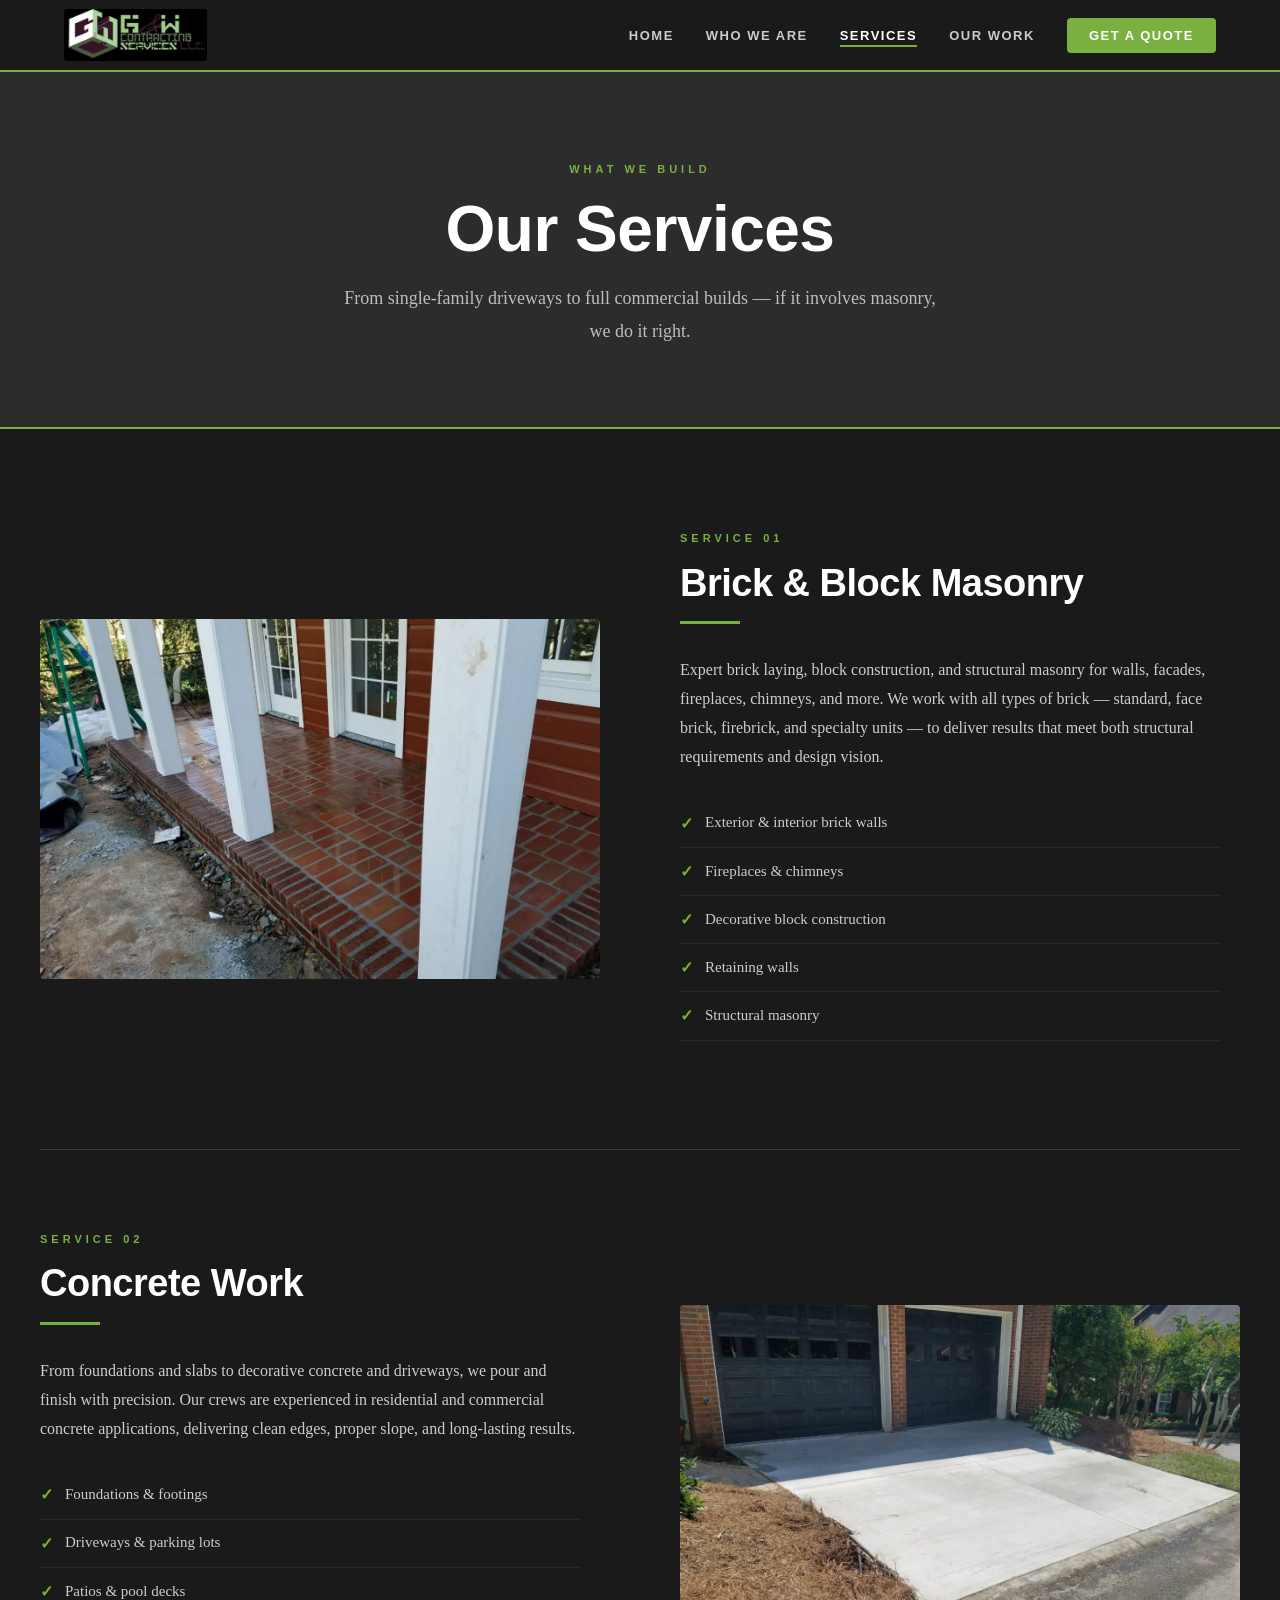
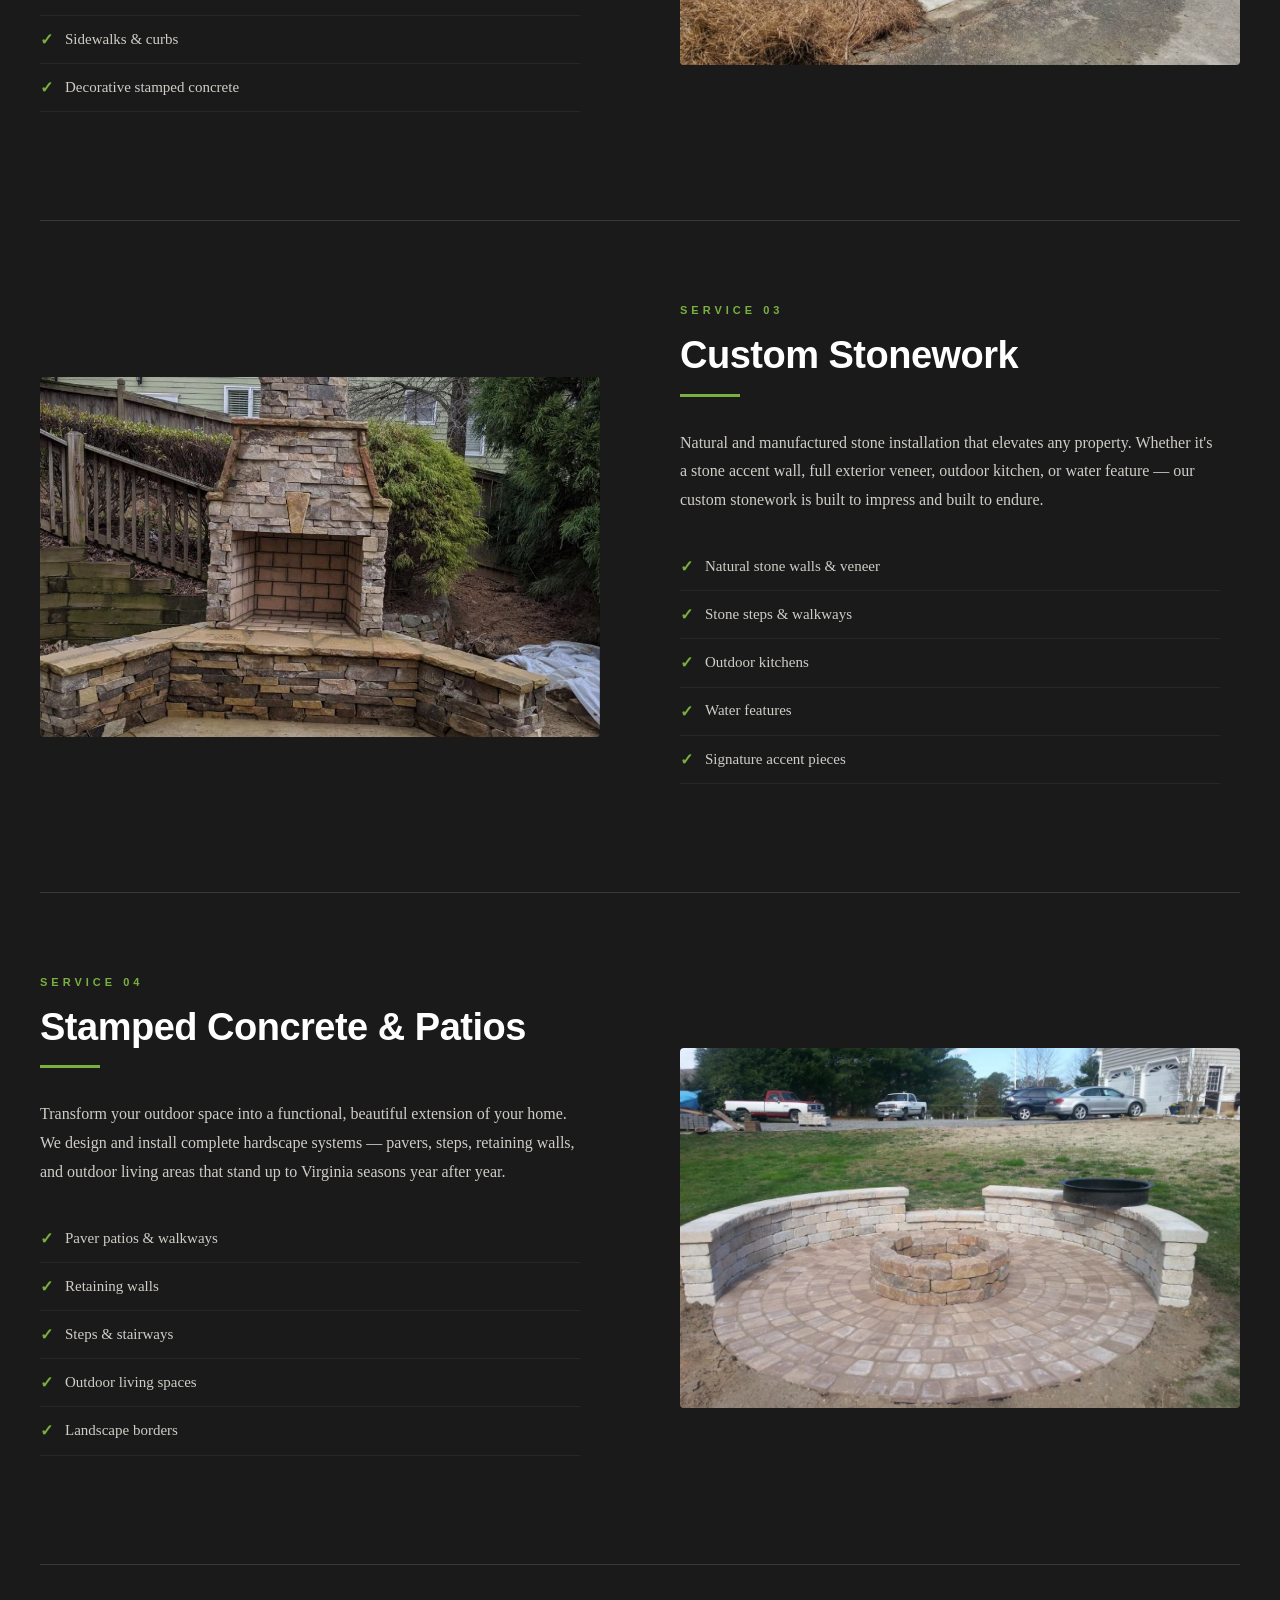
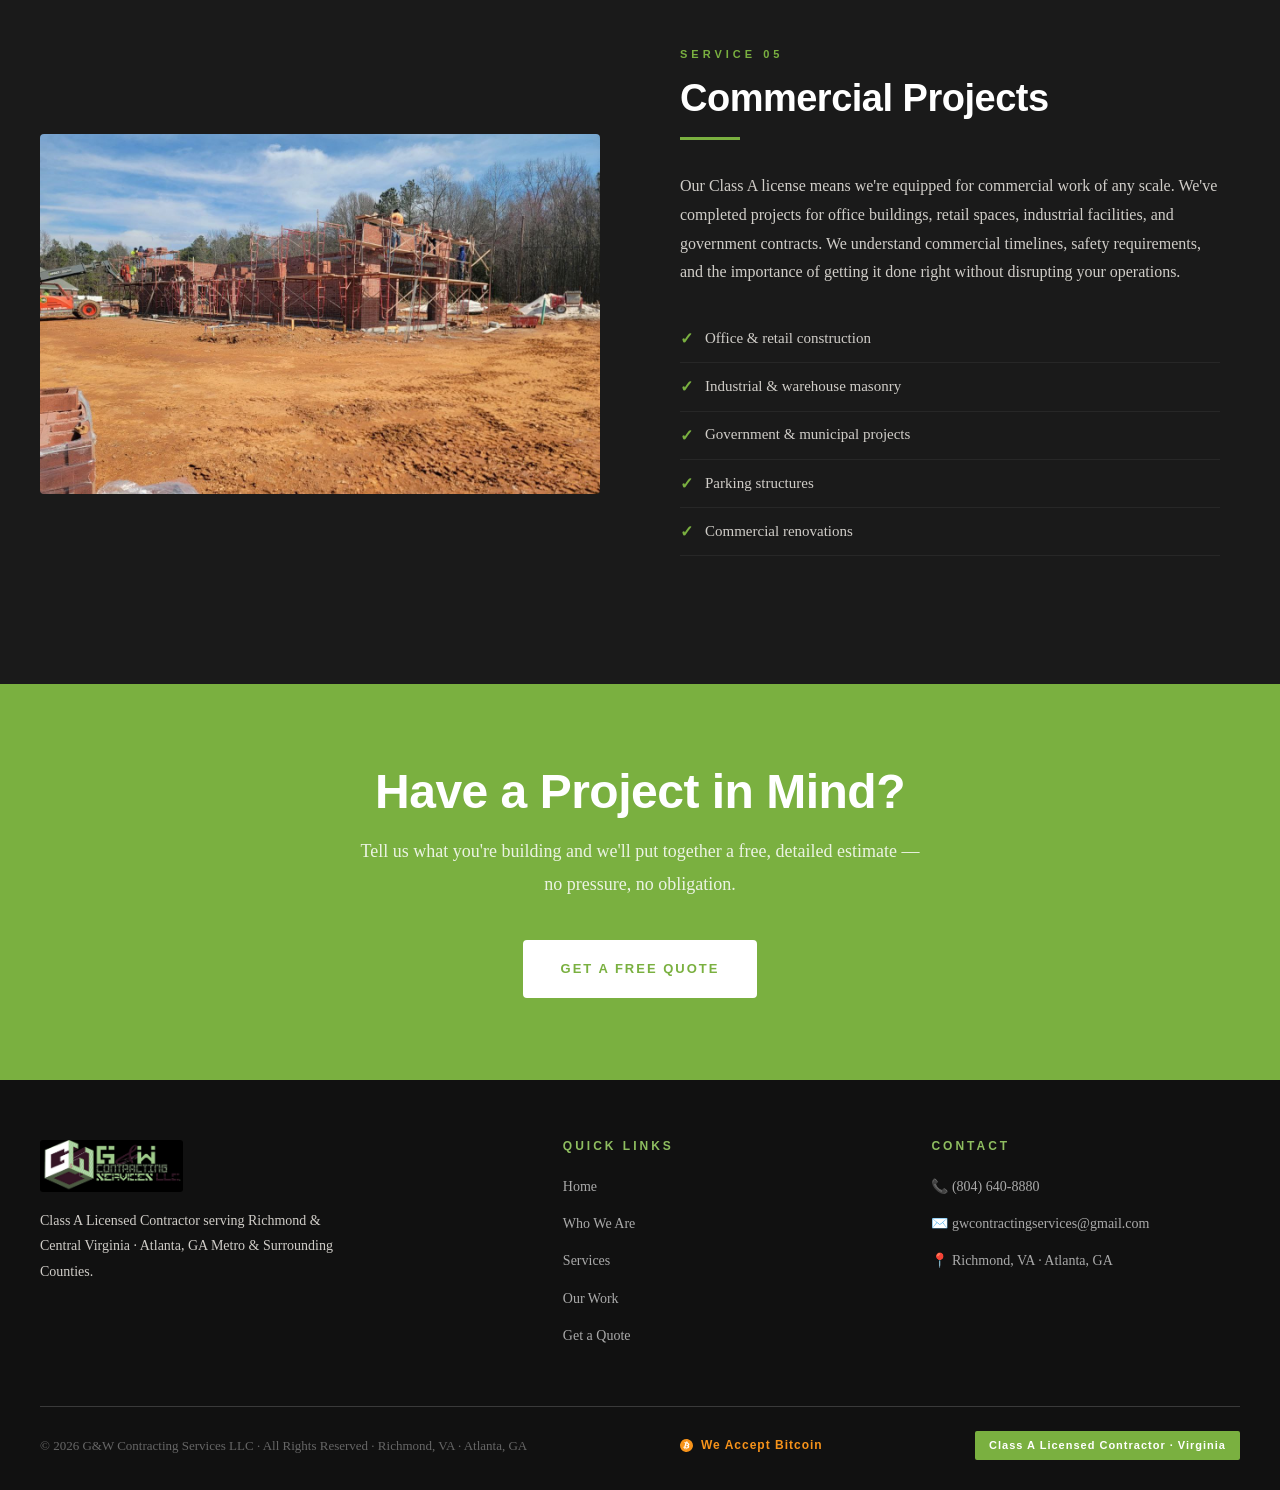
<file: services.html>
<!DOCTYPE html>
<html lang="en">
<head>
  <meta charset="UTF-8">
  <meta name="viewport" content="width=device-width, initial-scale=1.0">
  <meta name="description" content="G&W Contracting Services LLC — masonry, concrete, brick, block, stonework, hardscapes, and full home build-outs in Richmond, Virginia.">
  <title>Services | G&W Contracting Services LLC</title>
  <link rel="stylesheet" href="style.css">
</head>
<body>

<nav>
  <div class="nav-inner">
    <a href="index.html" class="nav-logo">
      <img src="images/gw-logo.jpg" alt="G&W Contracting Services LLC" style="height: 52px; width: auto; border-radius: 3px;">
    </a>
    <ul class="nav-links">
      <li><a href="index.html">Home</a></li>
      <li><a href="about.html">Who We Are</a></li>
      <li><a href="services.html" class="active">Services</a></li>
      <li><a href="work.html">Our Work</a></li>
      <li><a href="contact.html" class="nav-cta">Get a Quote</a></li>
    </ul>
    <div class="hamburger" onclick="toggleMobileNav()">
      <span></span><span></span><span></span>
    </div>
  </div>
</nav>
<div class="mobile-nav" id="mobileNav">
  <a href="index.html">Home</a>
  <a href="about.html">Who We Are</a>
  <a href="services.html">Services</a>
  <a href="work.html">Our Work</a>
  <a href="contact.html">Get a Quote</a>
</div>

<!-- PAGE HERO -->
<section style="padding: 160px 24px 80px; background: var(--charcoal); text-align:center; border-bottom: 2px solid var(--accent);">
  <div class="section-label">What We Build</div>
  <h1 style="font-size: clamp(36px, 5vw, 64px); color: var(--white); margin-bottom: 16px;">Our Services</h1>
  <p style="max-width:600px; margin:0 auto; font-size:18px; color:#c0bdb8;">From single-family driveways to full commercial builds — if it involves masonry, we do it right.</p>
</section>

<!-- SERVICES DETAIL -->
<section class="section" style="background: var(--dark);">
  <div class="section-inner">

    <!-- Masonry -->
    <div class="about-grid" style="margin-bottom: 80px; padding-bottom: 80px; border-bottom: 1px solid var(--border);">
      <div class="about-img-wrap">
        <img src="images/brick-porch.jpg" alt="Brick & Block Masonry" style="width:100%; height:360px; object-fit:cover; border-radius:4px;">
      </div>
      <div class="about-content">
        <div class="section-label">Service 01</div>
        <h2 style="font-size: clamp(26px, 3vw, 38px); color: var(--white); margin-bottom: 16px;">Brick & Block Masonry</h2>
        <div class="section-divider"></div>
        <p>Expert brick laying, block construction, and structural masonry for walls, facades, fireplaces, chimneys, and more. We work with all types of brick — standard, face brick, firebrick, and specialty units — to deliver results that meet both structural requirements and design vision.</p>
        <ul class="about-features">
          <li>Exterior & interior brick walls</li>
          <li>Fireplaces & chimneys</li>
          <li>Decorative block construction</li>
          <li>Retaining walls</li>
          <li>Structural masonry</li>
        </ul>
      </div>
    </div>

    <!-- Concrete -->
    <div class="about-grid" style="margin-bottom: 80px; padding-bottom: 80px; border-bottom: 1px solid var(--border); direction: rtl;">
      <div class="about-img-wrap">
        <img src="images/concrete-driveway.jpg" alt="Concrete Work" style="width:100%; height:360px; object-fit:cover; border-radius:4px;">
      </div>
      <div class="about-content" style="direction: ltr;">
        <div class="section-label">Service 02</div>
        <h2 style="font-size: clamp(26px, 3vw, 38px); color: var(--white); margin-bottom: 16px;">Concrete Work</h2>
        <div class="section-divider"></div>
        <p>From foundations and slabs to decorative concrete and driveways, we pour and finish with precision. Our crews are experienced in residential and commercial concrete applications, delivering clean edges, proper slope, and long-lasting results.</p>
        <ul class="about-features">
          <li>Foundations & footings</li>
          <li>Driveways & parking lots</li>
          <li>Patios & pool decks</li>
          <li>Sidewalks & curbs</li>
          <li>Decorative stamped concrete</li>
        </ul>
      </div>
    </div>

    <!-- Stonework -->
    <div class="about-grid" style="margin-bottom: 80px; padding-bottom: 80px; border-bottom: 1px solid var(--border);">
      <div class="about-img-wrap">
        <img src="images/stone-fireplace.jpg" alt="Custom Stonework" style="width:100%; height:360px; object-fit:cover; border-radius:4px;">
      </div>
      <div class="about-content">
        <div class="section-label">Service 03</div>
        <h2 style="font-size: clamp(26px, 3vw, 38px); color: var(--white); margin-bottom: 16px;">Custom Stonework</h2>
        <div class="section-divider"></div>
        <p>Natural and manufactured stone installation that elevates any property. Whether it's a stone accent wall, full exterior veneer, outdoor kitchen, or water feature — our custom stonework is built to impress and built to endure.</p>
        <ul class="about-features">
          <li>Natural stone walls & veneer</li>
          <li>Stone steps & walkways</li>
          <li>Outdoor kitchens</li>
          <li>Water features</li>
          <li>Signature accent pieces</li>
        </ul>
      </div>
    </div>

    <!-- Hardscapes -->
    <div class="about-grid" style="margin-bottom: 80px; padding-bottom: 80px; border-bottom: 1px solid var(--border); direction: rtl;">
      <div class="about-img-wrap">
        <img src="images/hardscape-firepit.jpg" alt="Hardscapes & Patios" style="width:100%; height:360px; object-fit:cover; border-radius:4px;">
      </div>
      <div class="about-content" style="direction: ltr;">
        <div class="section-label">Service 04</div>
        <h2 style="font-size: clamp(26px, 3vw, 38px); color: var(--white); margin-bottom: 16px;">Stamped Concrete & Patios</h2>
        <div class="section-divider"></div>
        <p>Transform your outdoor space into a functional, beautiful extension of your home. We design and install complete hardscape systems — pavers, steps, retaining walls, and outdoor living areas that stand up to Virginia seasons year after year.</p>
        <ul class="about-features">
          <li>Paver patios & walkways</li>
          <li>Retaining walls</li>
          <li>Steps & stairways</li>
          <li>Outdoor living spaces</li>
          <li>Landscape borders</li>
        </ul>
      </div>
    </div>

    <!-- Commercial -->
    <div class="about-grid">
      <div class="about-img-wrap">
        <img src="images/project-6.jpg" alt="Commercial Projects" style="width:100%; height:360px; object-fit:cover; border-radius:4px;">
      </div>
      <div class="about-content">
        <div class="section-label">Service 05</div>
        <h2 style="font-size: clamp(26px, 3vw, 38px); color: var(--white); margin-bottom: 16px;">Commercial Projects</h2>
        <div class="section-divider"></div>
        <p>Our Class A license means we're equipped for commercial work of any scale. We've completed projects for office buildings, retail spaces, industrial facilities, and government contracts. We understand commercial timelines, safety requirements, and the importance of getting it done right without disrupting your operations.</p>
        <ul class="about-features">
          <li>Office & retail construction</li>
          <li>Industrial & warehouse masonry</li>
          <li>Government & municipal projects</li>
          <li>Parking structures</li>
          <li>Commercial renovations</li>
        </ul>
      </div>
    </div>
  </div>
</section>

<!-- CTA -->
<div class="cta-section">
  <h2>Have a Project in Mind?</h2>
  <p>Tell us what you're building and we'll put together a free, detailed estimate — no pressure, no obligation.</p>
  <a href="contact.html" class="btn btn-white">Get a Free Quote</a>
</div>

<footer>
  <div class="footer-inner">
    <div class="footer-top">
      <div class="footer-brand">
        <div class="nav-logo">
          <img src="images/gw-logo.jpg" alt="G&W Contracting Services LLC" style="height: 52px; width: auto; border-radius: 3px;">
        </div>
        <p>Class A Licensed Contractor serving Richmond & Central Virginia · Atlanta, GA Metro & Surrounding Counties.</p>
      </div>
      <div class="footer-col">
        <h4>Quick Links</h4>
        <ul>
          <li><a href="index.html">Home</a></li>
          <li><a href="about.html">Who We Are</a></li>
          <li><a href="services.html">Services</a></li>
          <li><a href="work.html">Our Work</a></li>
          <li><a href="contact.html">Get a Quote</a></li>
        </ul>
      </div>
      <div class="footer-col">
        <h4>Contact</h4>
        <ul>
          <li><a href="tel:8046408880">📞 (804) 640-8880</a></li>
          <li><a href="mailto:gwcontractingservices@gmail.com">✉️ gwcontractingservices@gmail.com</a></li>
          <li><a href="contact.html">📍 Richmond, VA · Atlanta, GA</a></li>
        </ul>
      </div>
    </div>
    <div class="footer-bottom">
      <p>© 2026 G&W Contracting Services LLC · All Rights Reserved · Richmond, VA · Atlanta, GA</p>
      <span class="footer-btc"><img src="images/bitcoin-logo.svg" alt="Bitcoin" class="btc-icon-sm"> We Accept Bitcoin</span>
      <span class="footer-license">Class A Licensed Contractor · Virginia</span>
    </div>
  </div>
</footer>

<script src="script.js"></script>
</body>
</html>
</file>
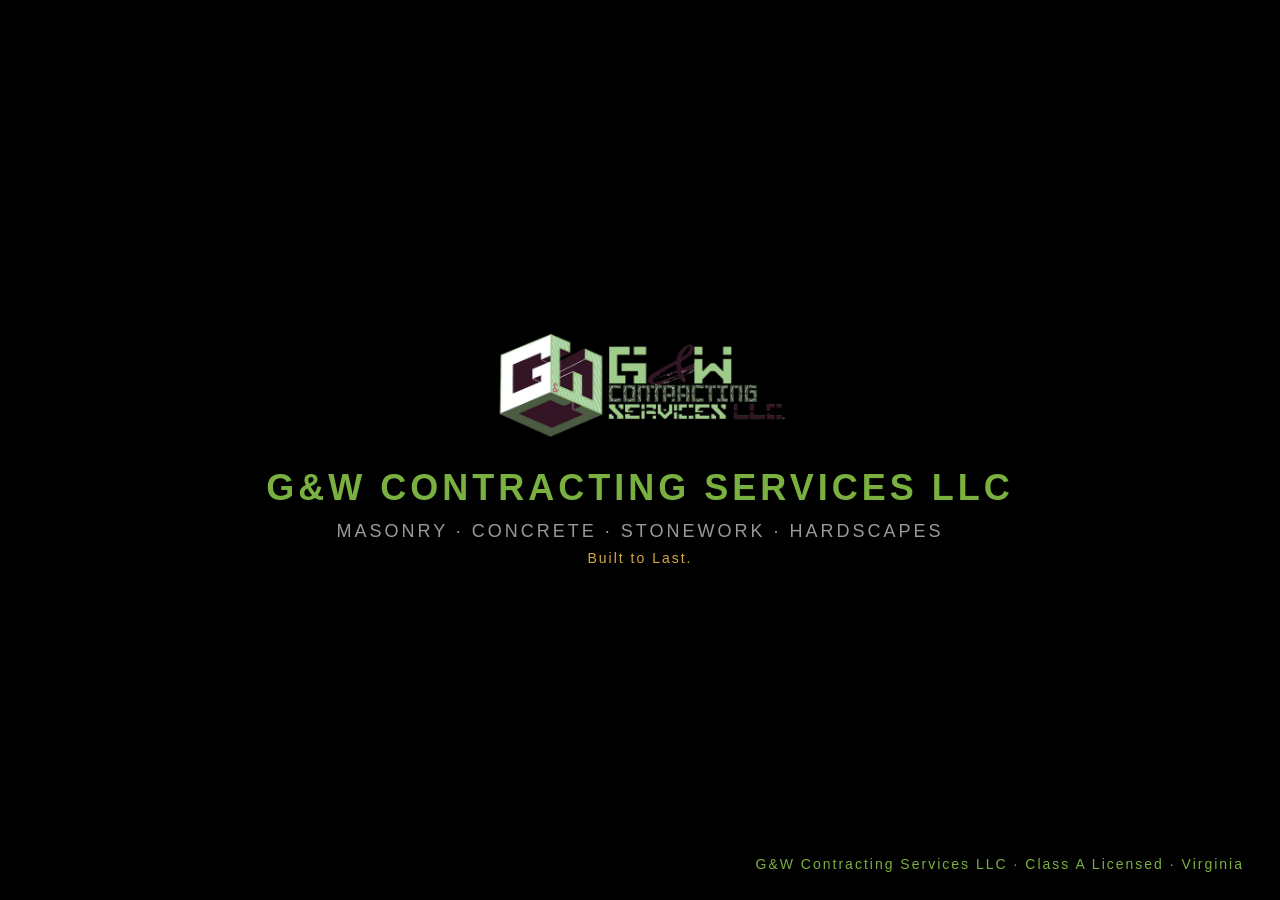
<file: slideshow.html>
<!DOCTYPE html>
<html lang="en">
<head>
<meta charset="UTF-8">
<meta name="viewport" content="width=device-width, initial-scale=1.0">
<title>G&W Contracting Services LLC - Portfolio Slideshow</title>
<style>
  * { margin: 0; padding: 0; box-sizing: border-box; }
  body {
    background: #000;
    overflow: hidden;
    font-family: 'Arial', sans-serif;
  }

  .slide-container {
    position: relative;
    width: 100vw;
    height: 100vh;
  }

  .slide {
    position: absolute;
    top: 0; left: 0;
    width: 100%;
    height: 100%;
    opacity: 0;
    transition: opacity 2s ease-in-out;
    display: flex;
    align-items: center;
    justify-content: center;
  }

  .slide.active {
    opacity: 1;
  }

  .slide img {
    max-width: 100%;
    max-height: 100%;
    object-fit: contain;
  }

  .watermark {
    position: fixed;
    bottom: 20px;
    right: 20px;
    background: rgba(0,0,0,0.5);
    color: #7ab040;
    font-family: 'Arial Black', Arial, sans-serif;
    font-size: 14px;
    letter-spacing: 2px;
    padding: 8px 16px;
    border-radius: 4px;
    z-index: 100;
  }

  .title-card {
    position: absolute;
    top: 0; left: 0;
    width: 100%;
    height: 100%;
    display: flex;
    flex-direction: column;
    align-items: center;
    justify-content: center;
    background: #000;
    opacity: 0;
    transition: opacity 2s ease-in-out;
  }

  .title-card.active {
    opacity: 1;
  }

  .title-card img.logo {
    width: 300px;
    height: auto;
    border-radius: 4px;
    margin-bottom: 24px;
  }

  .title-card h1 {
    color: #7ab040;
    font-size: 36px;
    font-weight: 900;
    letter-spacing: 4px;
    text-transform: uppercase;
  }

  .title-card p {
    color: #999;
    font-size: 18px;
    margin-top: 12px;
    letter-spacing: 3px;
    text-transform: uppercase;
  }

  .title-card .tagline {
    color: #d4a843;
    font-size: 14px;
    margin-top: 8px;
    letter-spacing: 2px;
  }
</style>
</head>
<body>

<div class="slide-container" id="slideshow">

  <!-- Title Card -->
  <div class="title-card active" id="titleCard">
    <img class="logo" src="images/gw-logo.jpg" alt="G&W Contracting Services">
    <h1>G&W Contracting Services LLC</h1>
    <p>Masonry &middot; Concrete &middot; Stonework &middot; Hardscapes</p>
    <div class="tagline">Built to Last.</div>
  </div>

</div>

<div class="watermark">G&W Contracting Services LLC &middot; Class A Licensed &middot; Virginia</div>

<script>
const images = [
  'images/project-1.jpg',
  'images/project-2.jpg',
  'images/project-3.jpg',
  'images/project-4.jpg',
  'images/project-5.jpg',
  'images/project-6.jpg',
  'images/project-7.jpg',
  'images/project-8.jpg',
  'images/project-9.jpg',
  'images/project-10.jpg',
  'images/project-11.jpg',
  'images/project-12.jpg',
  'images/project-13.jpg',
  'images/project-14.jpg',
  'images/project-15.jpg',
  'images/project-16.jpg',
  'images/project-17.jpg',
  'images/project-18.jpg',
  'images/project-19.jpg',
  'images/project-20.jpg',
  'images/project-21.jpg',
  'images/project-22.jpg',
  'images/project-23.jpg',
  'images/project-24.jpg',
  'images/project-25.jpg',
  'images/project-26.jpg',
  'images/project-27.jpg',
  'images/project-28.jpg',
  'images/project-29.jpg',
  'images/project-30.jpg',
  'images/project-31.jpg',
  'images/project-32.jpg',
  'images/stone-fireplace.jpg',
  'images/stone-chimney.jpg',
  'images/stone-steps.jpg',
  'images/hardscape-firepit.jpg',
  'images/hardscape-pooldeck.jpg',
  'images/concrete-driveway.jpg',
  'images/concrete-walkway.jpg',
  'images/brick-border.jpg',
  'images/brick-porch.jpg'
];

const container = document.getElementById('slideshow');
const titleCard = document.getElementById('titleCard');
let currentSlide = -1; // -1 = title card
const DISPLAY_TIME = 4000; // 4 seconds per photo
const FADE_TIME = 2000; // 2 second fade

function createSlideElement(src) {
  const div = document.createElement('div');
  div.className = 'slide';
  const img = document.createElement('img');
  img.src = src;
  img.alt = 'G&W Contracting Services Project';
  div.appendChild(img);
  container.appendChild(div);
  return div;
}

// Preload all slides
const slides = images.map(src => createSlideElement(src));

function showNext() {
  // Remove active from current
  if (currentSlide === -1) {
    titleCard.classList.remove('active');
  } else {
    slides[currentSlide].classList.remove('active');
  }

  currentSlide++;

  // Loop back after all images
  if (currentSlide >= slides.length) {
    currentSlide = -1;
    titleCard.classList.add('active');
  } else {
    slides[currentSlide].classList.add('active');
  }
}

// Start the slideshow after a brief pause on the title card
setInterval(showNext, DISPLAY_TIME);
</script>

</body>
</html>
</file>
<file: style.css>
/* ===========================
   G&W CONTRACTING SERVICES
   Main Stylesheet
   =========================== */

:root {
  --dark: #1a1a1a;
  --charcoal: #2c2c2c;
  --stone: #3d3d3d;
  --accent: #7ab040;
  --accent-light: #8cc450;
  --gold: #8fbe60;
  --light: #f5f3ef;
  --white: #ffffff;
  --text-muted: #999999;
  --border: #3a3a3a;
}

* {
  margin: 0;
  padding: 0;
  box-sizing: border-box;
}

html {
  scroll-behavior: smooth;
}

body {
  font-family: 'Georgia', 'Times New Roman', serif;
  background: var(--dark);
  color: var(--white);
  line-height: 1.7;
}

/* TYPOGRAPHY */
h1, h2, h3, h4 {
  font-family: 'Arial Black', 'Helvetica Neue', sans-serif;
  font-weight: 900;
  line-height: 1.15;
  letter-spacing: -0.5px;
}

p {
  color: #d0cdc8;
  line-height: 1.8;
}

a {
  color: var(--accent);
  text-decoration: none;
  transition: color 0.2s;
}

a:hover {
  color: var(--accent-light);
}

/* NAVIGATION */
nav {
  position: fixed;
  top: 0;
  left: 0;
  right: 0;
  z-index: 1000;
  background: rgba(26, 26, 26, 0.97);
  border-bottom: 2px solid var(--accent);
  backdrop-filter: blur(10px);
}

.nav-inner {
  max-width: 1200px;
  margin: 0 auto;
  padding: 0 24px;
  display: flex;
  align-items: center;
  justify-content: space-between;
  height: 70px;
}

.nav-logo {
  display: flex;
  align-items: center;
  gap: 12px;
  text-decoration: none;
}

.nav-logo-icon {
  width: 42px;
  height: 42px;
  background: var(--accent);
  border-radius: 6px;
  display: flex;
  align-items: center;
  justify-content: center;
  font-size: 18px;
  font-weight: 900;
  color: white;
  font-family: 'Arial Black', sans-serif;
}

.nav-logo-text {
  display: flex;
  flex-direction: column;
  line-height: 1.1;
}

.nav-logo-main {
  font-size: 16px;
  font-weight: 900;
  color: var(--white);
  font-family: 'Arial Black', sans-serif;
  letter-spacing: 1px;
}

.nav-logo-sub {
  font-size: 10px;
  color: var(--gold);
  letter-spacing: 2px;
  text-transform: uppercase;
  font-family: 'Arial', sans-serif;
}

.nav-links {
  display: flex;
  align-items: center;
  gap: 32px;
  list-style: none;
}

.nav-links a {
  color: #cccccc;
  font-size: 13px;
  font-family: 'Arial', sans-serif;
  font-weight: 600;
  letter-spacing: 1.5px;
  text-transform: uppercase;
  text-decoration: none;
  transition: color 0.2s;
  padding-bottom: 2px;
  border-bottom: 2px solid transparent;
}

.nav-links a:hover,
.nav-links a.active {
  color: var(--white);
  border-bottom-color: var(--accent);
}

.nav-cta {
  background: var(--accent) !important;
  color: var(--white) !important;
  padding: 10px 22px !important;
  border-radius: 4px !important;
  border-bottom: none !important;
  transition: background 0.2s !important;
}

.nav-cta:hover {
  background: var(--accent-light) !important;
}

/* HAMBURGER */
.hamburger {
  display: none;
  flex-direction: column;
  gap: 5px;
  cursor: pointer;
  padding: 4px;
}

.hamburger span {
  display: block;
  width: 24px;
  height: 2px;
  background: var(--white);
  border-radius: 2px;
  transition: all 0.3s;
}

/* HERO */
.hero {
  min-height: 100vh;
  background: linear-gradient(
    135deg,
    rgba(26,26,26,0.92) 0%,
    rgba(44,44,44,0.85) 50%,
    rgba(181,69,27,0.3) 100%
  ),
  url('images/hero-bg.jpg') center/cover no-repeat;
  display: flex;
  align-items: center;
  justify-content: center;
  text-align: center;
  padding: 120px 24px 80px;
  position: relative;
}

.hero::before {
  content: '';
  position: absolute;
  inset: 0;
  background: radial-gradient(ellipse at center, transparent 30%, rgba(0,0,0,0.6) 100%);
}

.hero-content {
  position: relative;
  z-index: 1;
  max-width: 860px;
}

.hero-logo-hero {
  display: flex;
  justify-content: center;
  margin-bottom: 32px;
}

.hero-logo-hero img {
  width: 100%;
  max-width: 680px;
  height: auto;
  border-radius: 6px;
}

.hero-badge {
  display: inline-block;
  background: var(--accent);
  color: white;
  font-size: 11px;
  font-family: 'Arial', sans-serif;
  font-weight: 700;
  letter-spacing: 3px;
  text-transform: uppercase;
  padding: 7px 20px;
  border-radius: 2px;
  margin-bottom: 28px;
}

.bitcoin-badge {
  background: #f7931a;
  margin-bottom: 16px;
}

.btc-icon {
  height: 14px;
  width: 14px;
  vertical-align: middle;
  margin-right: 6px;
}

.btc-icon-sm {
  height: 13px;
  width: 13px;
  vertical-align: middle;
  margin-right: 4px;
}

.footer-btc {
  color: #f7931a;
  font-size: 12px;
  font-family: 'Arial', sans-serif;
  font-weight: 700;
  letter-spacing: 1px;
}

.hero h1 {
  font-size: clamp(42px, 7vw, 88px);
  color: var(--white);
  margin-bottom: 8px;
  text-shadow: 0 2px 20px rgba(0,0,0,0.5);
}

.hero h1 span {
  color: var(--accent);
}

.hero-tagline {
  font-size: clamp(16px, 2.5vw, 22px);
  color: var(--gold);
  font-family: 'Arial', sans-serif;
  font-weight: 400;
  letter-spacing: 2px;
  text-transform: uppercase;
  margin-bottom: 28px;
}

.hero-desc {
  font-size: 18px;
  color: #c0bdb8;
  max-width: 600px;
  margin: 0 auto 48px;
  line-height: 1.9;
}

.hero-btns {
  display: flex;
  gap: 16px;
  justify-content: center;
  flex-wrap: wrap;
}

.btn {
  display: inline-block;
  padding: 16px 36px;
  font-family: 'Arial', sans-serif;
  font-size: 13px;
  font-weight: 700;
  letter-spacing: 2px;
  text-transform: uppercase;
  border-radius: 4px;
  cursor: pointer;
  transition: all 0.25s;
  text-decoration: none;
}

.btn-primary {
  background: var(--accent);
  color: var(--white);
  border: 2px solid var(--accent);
}

.btn-primary:hover {
  background: var(--accent-light);
  border-color: var(--accent-light);
  color: var(--white);
  transform: translateY(-2px);
  box-shadow: 0 8px 25px rgba(181,69,27,0.4);
}

.btn-outline {
  background: transparent;
  color: var(--white);
  border: 2px solid rgba(255,255,255,0.4);
}

.btn-outline:hover {
  border-color: var(--white);
  color: var(--white);
  transform: translateY(-2px);
}

/* STATS BAR */
.stats-bar {
  background: var(--charcoal);
  border-top: 2px solid var(--accent);
  border-bottom: 1px solid var(--border);
  padding: 40px 24px;
}

.stats-grid {
  max-width: 1000px;
  margin: 0 auto;
  display: grid;
  grid-template-columns: repeat(4, 1fr);
  gap: 24px;
  text-align: center;
}

.stat-item h3 {
  font-size: clamp(32px, 4vw, 52px);
  color: var(--accent);
  margin-bottom: 6px;
}

.stat-item p {
  font-size: 12px;
  font-family: 'Arial', sans-serif;
  letter-spacing: 2px;
  text-transform: uppercase;
  color: var(--text-muted);
}

/* SECTION BASE */
.section {
  padding: 100px 24px;
}

.section-inner {
  max-width: 1200px;
  margin: 0 auto;
}

.section-label {
  font-size: 11px;
  font-family: 'Arial', sans-serif;
  font-weight: 700;
  letter-spacing: 4px;
  text-transform: uppercase;
  color: var(--accent);
  margin-bottom: 14px;
}

.section-title {
  font-size: clamp(32px, 4vw, 52px);
  color: var(--white);
  margin-bottom: 20px;
}

.section-divider {
  width: 60px;
  height: 3px;
  background: var(--accent);
  margin: 0 0 32px 0;
}

.section-divider.center {
  margin: 0 auto 32px;
}

/* SERVICES SECTION */
.services-section {
  background: var(--dark);
}

.services-grid {
  display: grid;
  grid-template-columns: repeat(3, 1fr);
  gap: 24px;
  margin-top: 60px;
}

.service-card {
  background: var(--charcoal);
  border: 1px solid var(--border);
  border-top: 3px solid var(--accent);
  padding: 40px 32px;
  border-radius: 4px;
  transition: transform 0.25s, box-shadow 0.25s;
}

.service-card:hover {
  transform: translateY(-6px);
  box-shadow: 0 16px 40px rgba(0,0,0,0.4);
}

.service-icon {
  font-size: 36px;
  margin-bottom: 20px;
}

.service-card h3 {
  font-size: 20px;
  color: var(--white);
  margin-bottom: 14px;
  font-family: 'Arial Black', sans-serif;
}

.service-card p {
  font-size: 15px;
  line-height: 1.8;
}

/* ABOUT SECTION */
.about-section {
  background: var(--charcoal);
}

.about-grid {
  display: grid;
  grid-template-columns: 1fr 1fr;
  gap: 80px;
  align-items: center;
}

.about-img-wrap {
  position: relative;
}

.about-img-wrap img {
  width: 100%;
  border-radius: 4px;
  display: block;
  object-fit: cover;
  height: 500px;
}

.about-img-placeholder {
  width: 100%;
  height: 500px;
  background: var(--stone);
  border-radius: 4px;
  display: flex;
  align-items: center;
  justify-content: center;
  flex-direction: column;
  gap: 12px;
  color: var(--text-muted);
  font-family: 'Arial', sans-serif;
  font-size: 14px;
  border: 2px dashed var(--border);
}

.about-img-badge {
  position: absolute;
  bottom: -20px;
  right: -20px;
  background: var(--accent);
  color: white;
  padding: 24px;
  border-radius: 4px;
  text-align: center;
  font-family: 'Arial Black', sans-serif;
}

.about-img-badge .num {
  font-size: 36px;
  display: block;
  line-height: 1;
}

.about-img-badge .label {
  font-size: 11px;
  letter-spacing: 1px;
  text-transform: uppercase;
  opacity: 0.9;
}

.about-content {
  padding-right: 20px;
}

.about-content h2 {
  font-size: clamp(28px, 3.5vw, 44px);
  color: var(--white);
  margin-bottom: 20px;
}

.about-content p {
  margin-bottom: 20px;
}

.about-features {
  list-style: none;
  margin: 28px 0;
}

.about-features li {
  display: flex;
  align-items: center;
  gap: 12px;
  padding: 10px 0;
  color: #d0cdc8;
  border-bottom: 1px solid rgba(255,255,255,0.06);
  font-size: 15px;
}

.about-features li::before {
  content: '✓';
  color: var(--accent);
  font-weight: 900;
  font-size: 16px;
  flex-shrink: 0;
}

/* GALLERY */
.gallery-section {
  background: var(--dark);
}

.gallery-intro {
  text-align: center;
  max-width: 600px;
  margin: 0 auto 60px;
}

.gallery-grid {
  display: grid;
  grid-template-columns: repeat(3, 1fr);
  gap: 16px;
}

.gallery-item {
  position: relative;
  overflow: hidden;
  border-radius: 4px;
  aspect-ratio: 4/3;
  background: var(--stone);
  cursor: pointer;
}

.gallery-item img {
  width: 100%;
  height: 100%;
  object-fit: cover;
  transition: transform 0.4s;
}

.gallery-item:hover img {
  transform: scale(1.08);
}

.gallery-overlay {
  position: absolute;
  inset: 0;
  background: rgba(181,69,27,0.8);
  display: flex;
  align-items: center;
  justify-content: center;
  opacity: 0;
  transition: opacity 0.3s;
}

.gallery-item:hover .gallery-overlay {
  opacity: 1;
}

.gallery-overlay span {
  color: white;
  font-family: 'Arial', sans-serif;
  font-weight: 700;
  font-size: 14px;
  letter-spacing: 2px;
  text-transform: uppercase;
}

.gallery-placeholder {
  width: 100%;
  height: 100%;
  display: flex;
  flex-direction: column;
  align-items: center;
  justify-content: center;
  gap: 8px;
  color: var(--text-muted);
  font-family: 'Arial', sans-serif;
  font-size: 12px;
  letter-spacing: 1px;
}

/* CTA SECTION */
.cta-section {
  background: var(--accent);
  padding: 80px 24px;
  text-align: center;
}

.cta-section h2 {
  font-size: clamp(28px, 4vw, 48px);
  color: var(--white);
  margin-bottom: 16px;
}

.cta-section p {
  color: rgba(255,255,255,0.85);
  font-size: 18px;
  margin-bottom: 40px;
  max-width: 560px;
  margin-left: auto;
  margin-right: auto;
}

.btn-white {
  background: var(--white);
  color: var(--accent);
  border: 2px solid var(--white);
}

.btn-white:hover {
  background: transparent;
  color: var(--white);
}

/* CONTACT */
.contact-section {
  background: var(--charcoal);
}

.contact-grid {
  display: grid;
  grid-template-columns: 1fr 1.4fr;
  gap: 80px;
}

.contact-info h3 {
  font-size: 24px;
  color: var(--white);
  margin-bottom: 24px;
  font-family: 'Arial Black', sans-serif;
}

.contact-detail {
  display: flex;
  align-items: flex-start;
  gap: 16px;
  margin-bottom: 28px;
}

.contact-detail-icon {
  width: 44px;
  height: 44px;
  background: var(--accent);
  border-radius: 4px;
  display: flex;
  align-items: center;
  justify-content: center;
  font-size: 18px;
  flex-shrink: 0;
}

.contact-detail-text h4 {
  font-size: 12px;
  font-family: 'Arial', sans-serif;
  letter-spacing: 2px;
  text-transform: uppercase;
  color: var(--text-muted);
  margin-bottom: 4px;
}

.contact-detail-text p {
  font-size: 16px;
  color: var(--white);
}

.contact-detail-text a {
  color: var(--white);
}

/* FORM */
.contact-form {
  background: var(--stone);
  padding: 48px;
  border-radius: 4px;
  border: 1px solid var(--border);
}

.contact-form h3 {
  font-size: 22px;
  color: var(--white);
  margin-bottom: 32px;
  font-family: 'Arial Black', sans-serif;
}

.form-group {
  margin-bottom: 20px;
}

.form-row {
  display: grid;
  grid-template-columns: 1fr 1fr;
  gap: 16px;
}

label {
  display: block;
  font-size: 11px;
  font-family: 'Arial', sans-serif;
  font-weight: 700;
  letter-spacing: 2px;
  text-transform: uppercase;
  color: var(--text-muted);
  margin-bottom: 8px;
}

input, textarea, select {
  width: 100%;
  background: var(--charcoal);
  border: 1px solid var(--border);
  color: var(--white);
  padding: 14px 18px;
  border-radius: 4px;
  font-size: 15px;
  font-family: 'Georgia', serif;
  outline: none;
  transition: border-color 0.2s;
}

input:focus, textarea:focus, select:focus {
  border-color: var(--accent);
}

select option {
  background: var(--charcoal);
}

textarea {
  resize: vertical;
  min-height: 130px;
}

input::placeholder, textarea::placeholder {
  color: #666;
}

.form-submit {
  margin-top: 8px;
}

.btn-full {
  width: 100%;
  text-align: center;
  padding: 18px;
}

/* FOOTER */
footer {
  background: #111111;
  padding: 60px 24px 30px;
  border-top: 2px solid var(--accent);
}

.footer-inner {
  max-width: 1200px;
  margin: 0 auto;
}

.footer-top {
  display: grid;
  grid-template-columns: 1.5fr 1fr 1fr;
  gap: 60px;
  margin-bottom: 48px;
}

.footer-brand p {
  font-size: 14px;
  line-height: 1.8;
  margin: 16px 0 0;
  max-width: 300px;
}

.footer-col h4 {
  font-size: 12px;
  font-family: 'Arial', sans-serif;
  letter-spacing: 3px;
  text-transform: uppercase;
  color: var(--gold);
  margin-bottom: 18px;
}

.footer-col ul {
  list-style: none;
}

.footer-col ul li {
  margin-bottom: 10px;
}

.footer-col ul li a {
  color: #aaa;
  font-size: 14px;
  transition: color 0.2s;
}

.footer-col ul li a:hover {
  color: var(--white);
}

.footer-bottom {
  border-top: 1px solid var(--border);
  padding-top: 24px;
  display: flex;
  align-items: center;
  justify-content: space-between;
  flex-wrap: wrap;
  gap: 12px;
}

.footer-bottom p {
  font-size: 13px;
  color: #666;
}

.footer-license {
  background: var(--accent);
  color: white;
  font-size: 11px;
  font-family: 'Arial', sans-serif;
  font-weight: 700;
  letter-spacing: 1px;
  padding: 5px 14px;
  border-radius: 2px;
}

/* LIGHTBOX */
.lightbox {
  display: none;
  position: fixed;
  inset: 0;
  background: rgba(0,0,0,0.95);
  z-index: 9999;
  align-items: center;
  justify-content: center;
}

.lightbox.active {
  display: flex;
}

.lightbox img {
  max-width: 90vw;
  max-height: 90vh;
  border-radius: 4px;
  object-fit: contain;
}

.lightbox-close {
  position: absolute;
  top: 24px;
  right: 32px;
  color: white;
  font-size: 36px;
  cursor: pointer;
  opacity: 0.7;
  transition: opacity 0.2s;
}

.lightbox-close:hover { opacity: 1; }

/* MOBILE NAV */
.mobile-nav {
  display: none;
  position: fixed;
  top: 70px;
  left: 0;
  right: 0;
  background: var(--dark);
  border-bottom: 2px solid var(--accent);
  padding: 24px;
  z-index: 999;
  flex-direction: column;
  gap: 16px;
}

.mobile-nav.open { display: flex; }

.mobile-nav a {
  color: var(--white);
  font-family: 'Arial', sans-serif;
  font-weight: 600;
  font-size: 16px;
  text-decoration: none;
  padding: 8px 0;
  border-bottom: 1px solid var(--border);
}

/* RESPONSIVE */
@media (max-width: 900px) {
  .nav-links { display: none; }
  .hamburger { display: flex; }

  .services-grid { grid-template-columns: 1fr 1fr; }
  .about-grid { grid-template-columns: 1fr; gap: 60px; }
  .about-content { padding-right: 0; }
  .about-img-badge { right: 0; }
  .gallery-grid { grid-template-columns: 1fr 1fr; }
  .stats-grid { grid-template-columns: 2fr 2fr; gap: 32px; }
  .contact-grid { grid-template-columns: 1fr; }
  .footer-top { grid-template-columns: 1fr 1fr; }
}

@media (max-width: 600px) {
  .section { padding: 70px 20px; }
  .services-grid { grid-template-columns: 1fr; }
  .gallery-grid { grid-template-columns: 1fr 1fr; }
  .stats-grid { grid-template-columns: 1fr 1fr; }
  .form-row { grid-template-columns: 1fr; }
  .footer-top { grid-template-columns: 1fr; gap: 40px; }
  .contact-form { padding: 28px 20px; }
  .hero-btns { flex-direction: column; align-items: center; }
}
</file>
